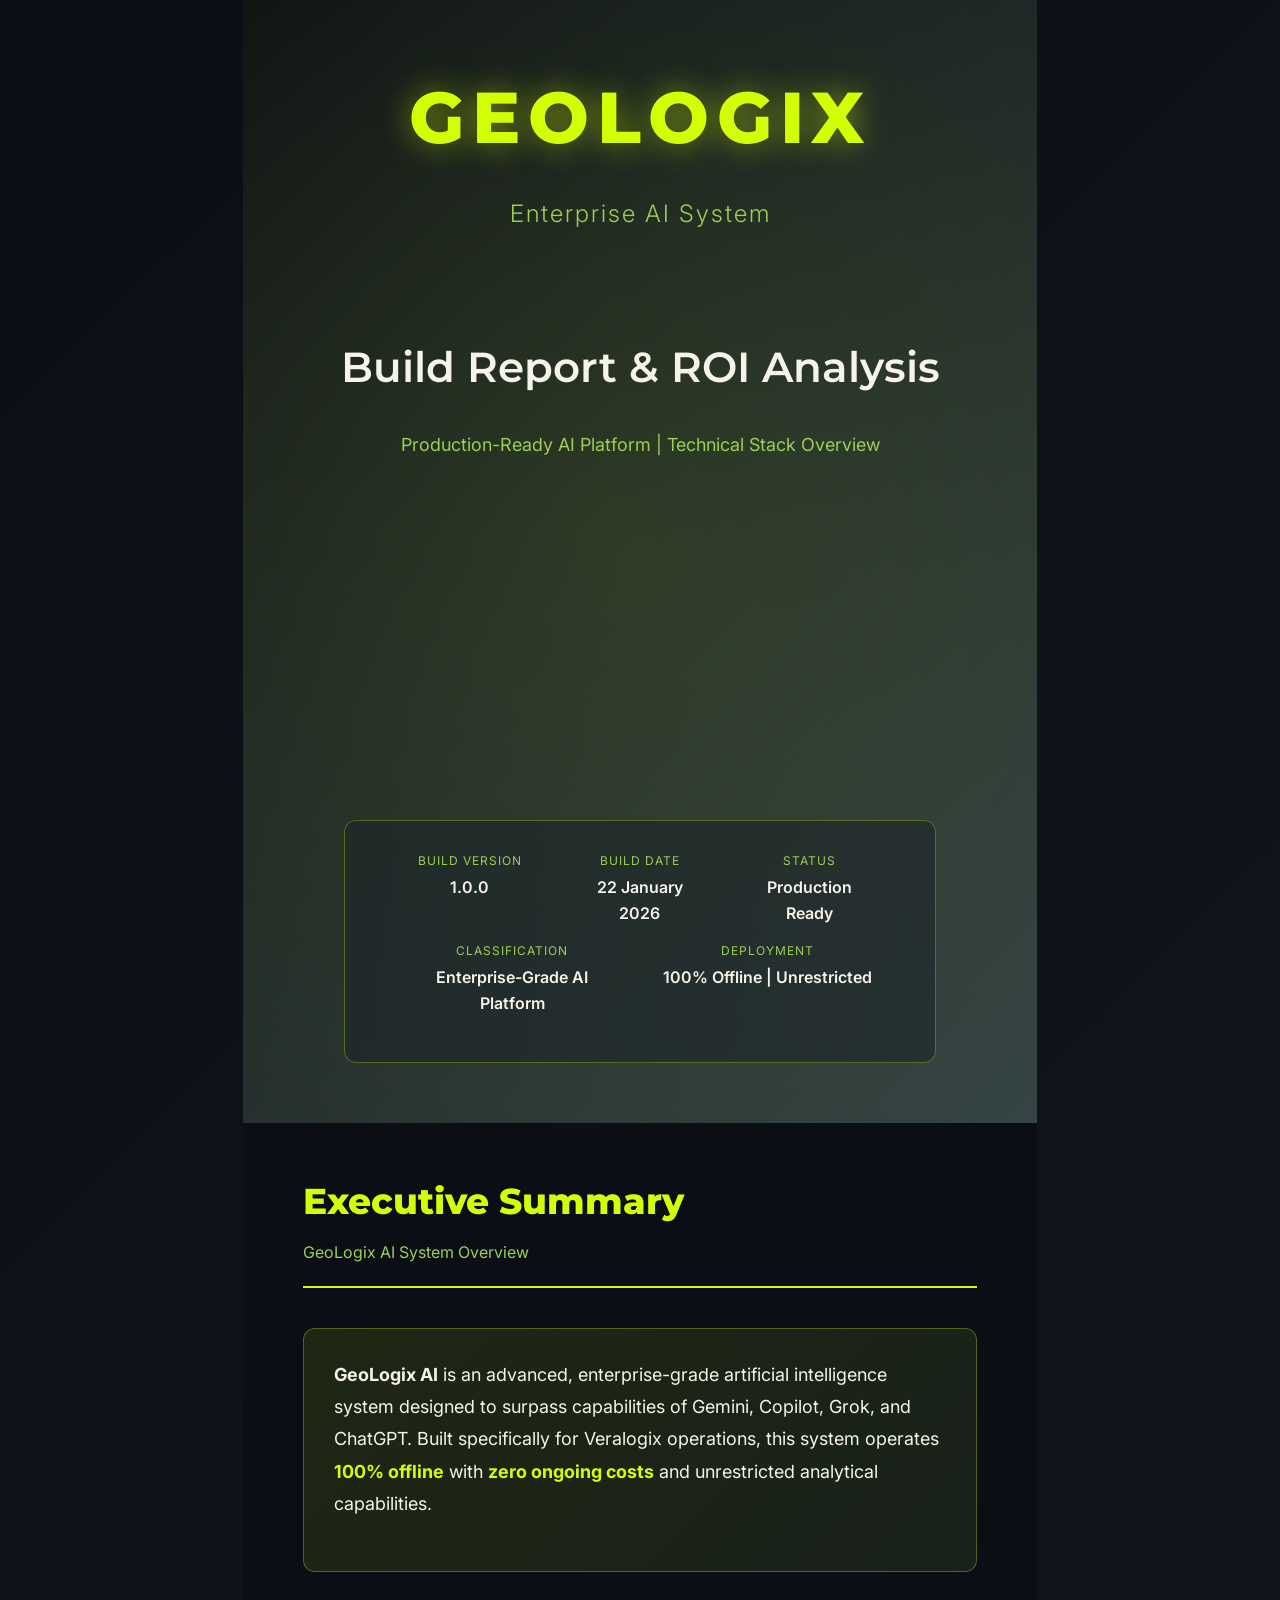
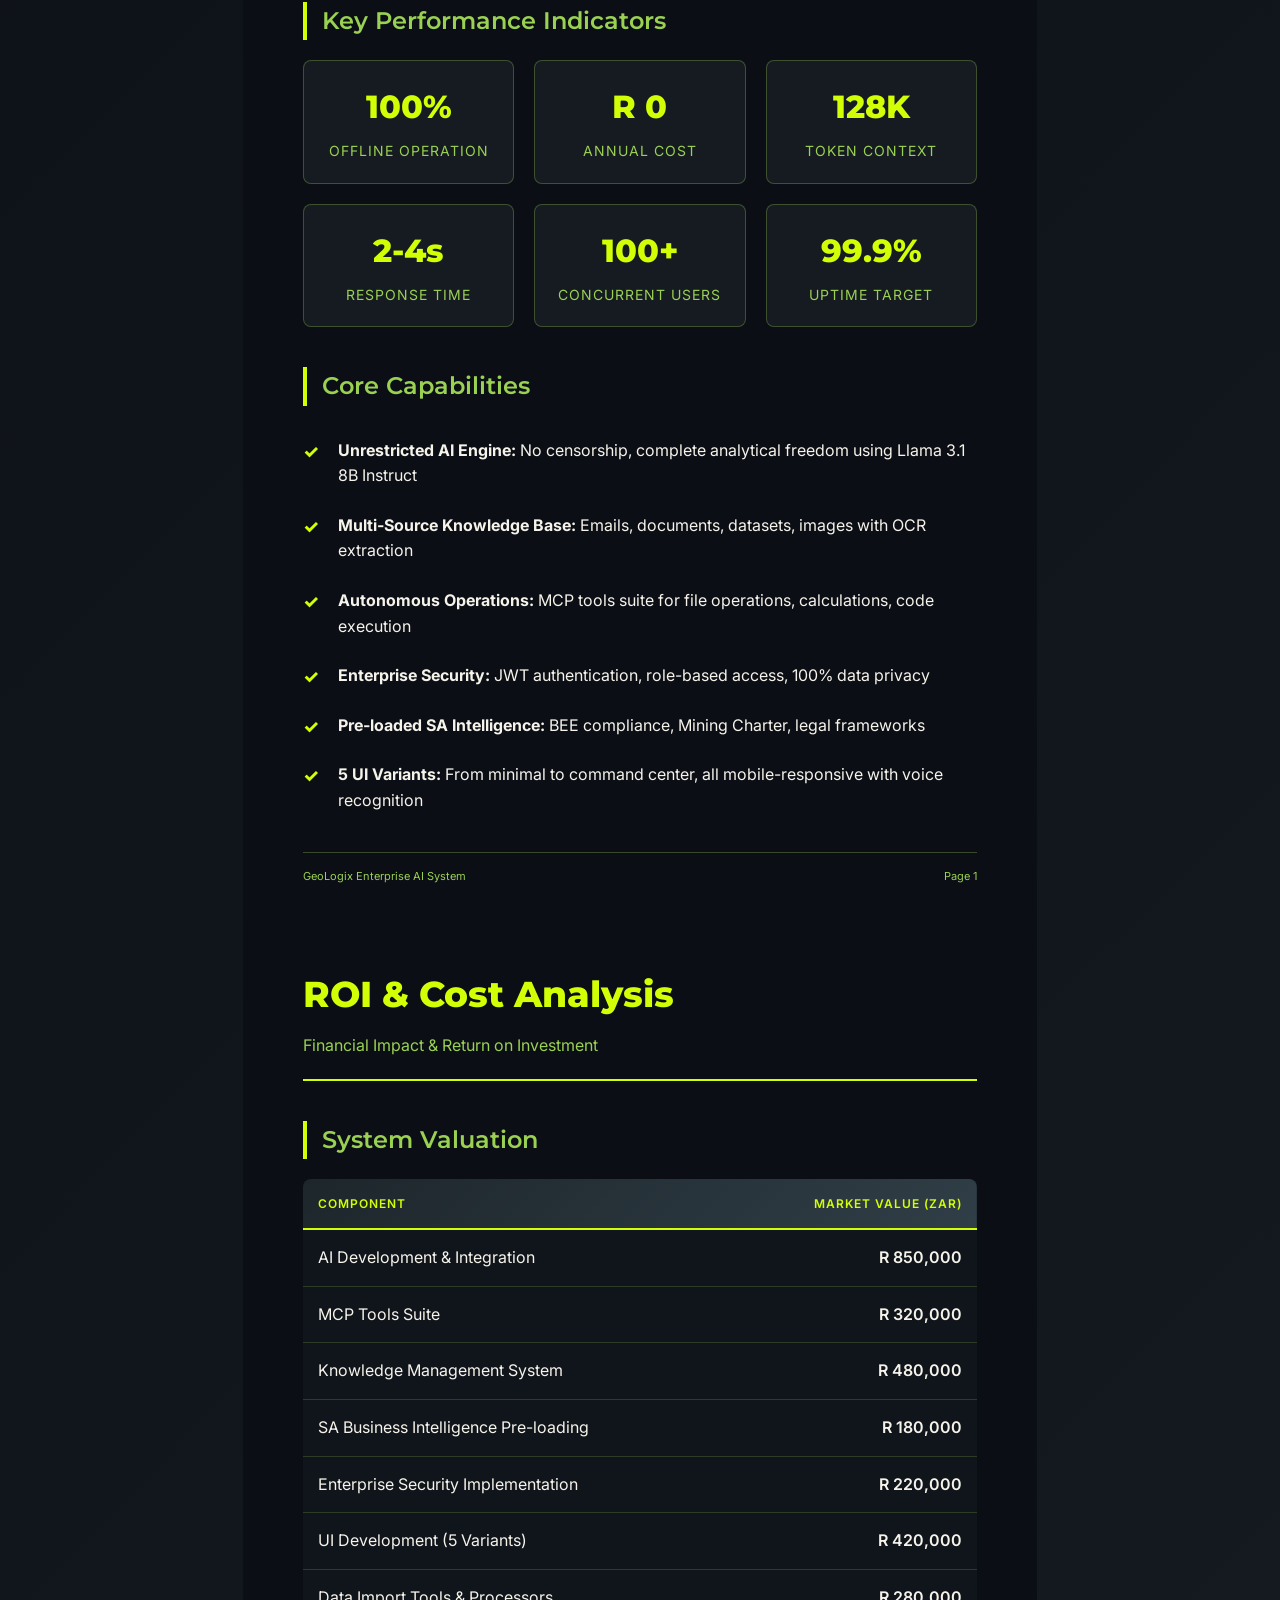
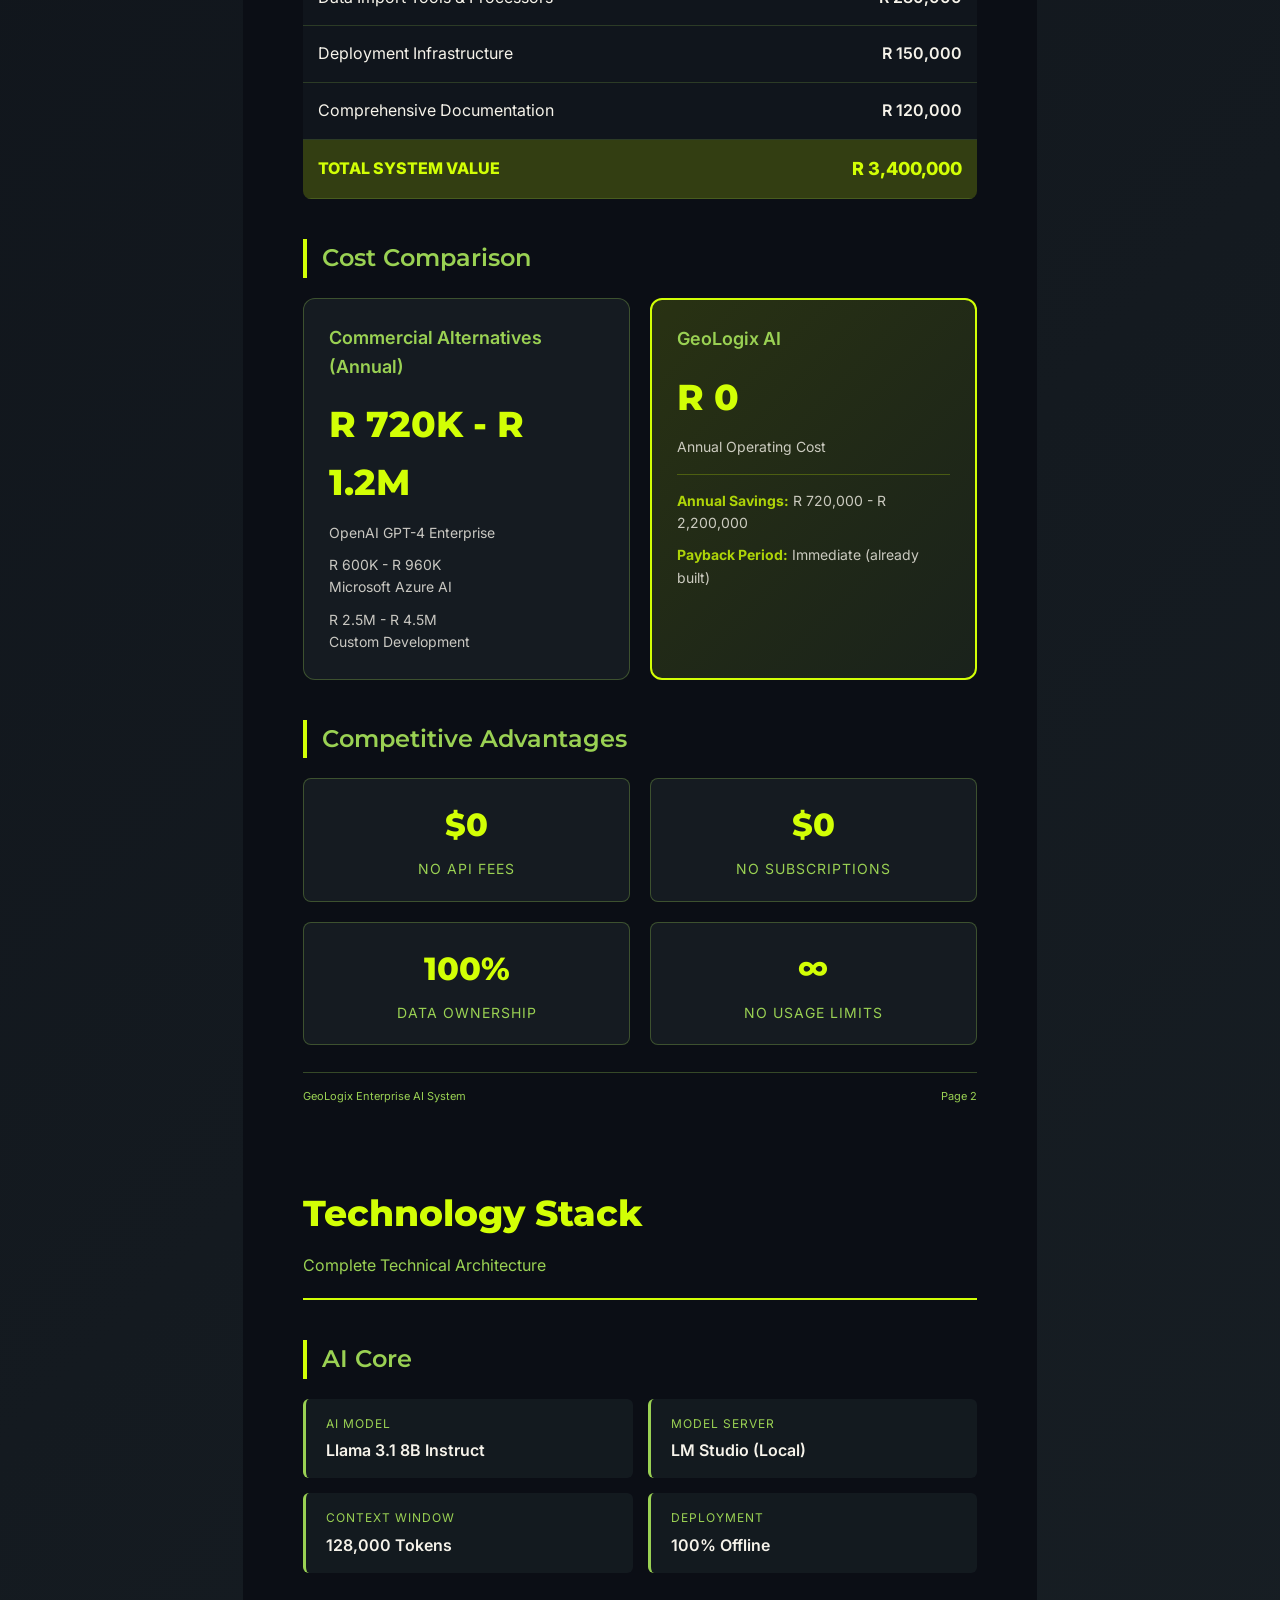
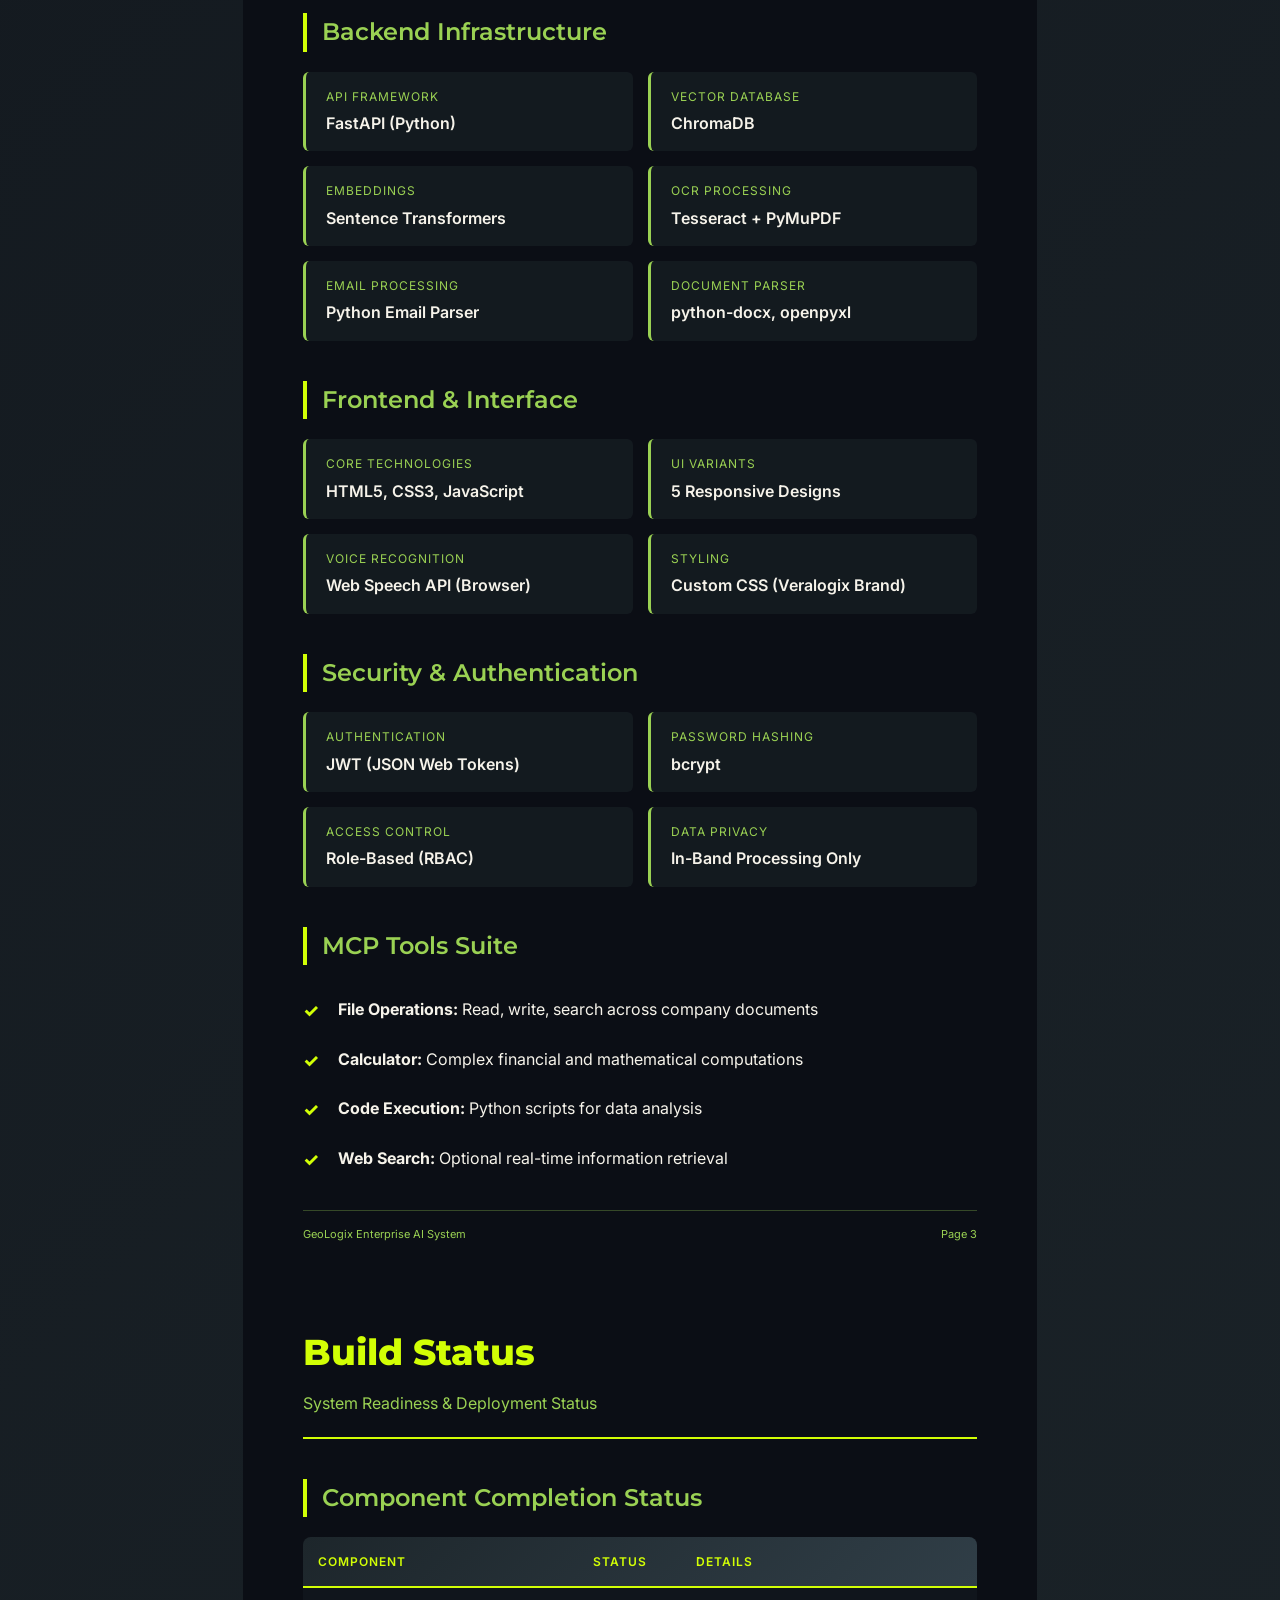
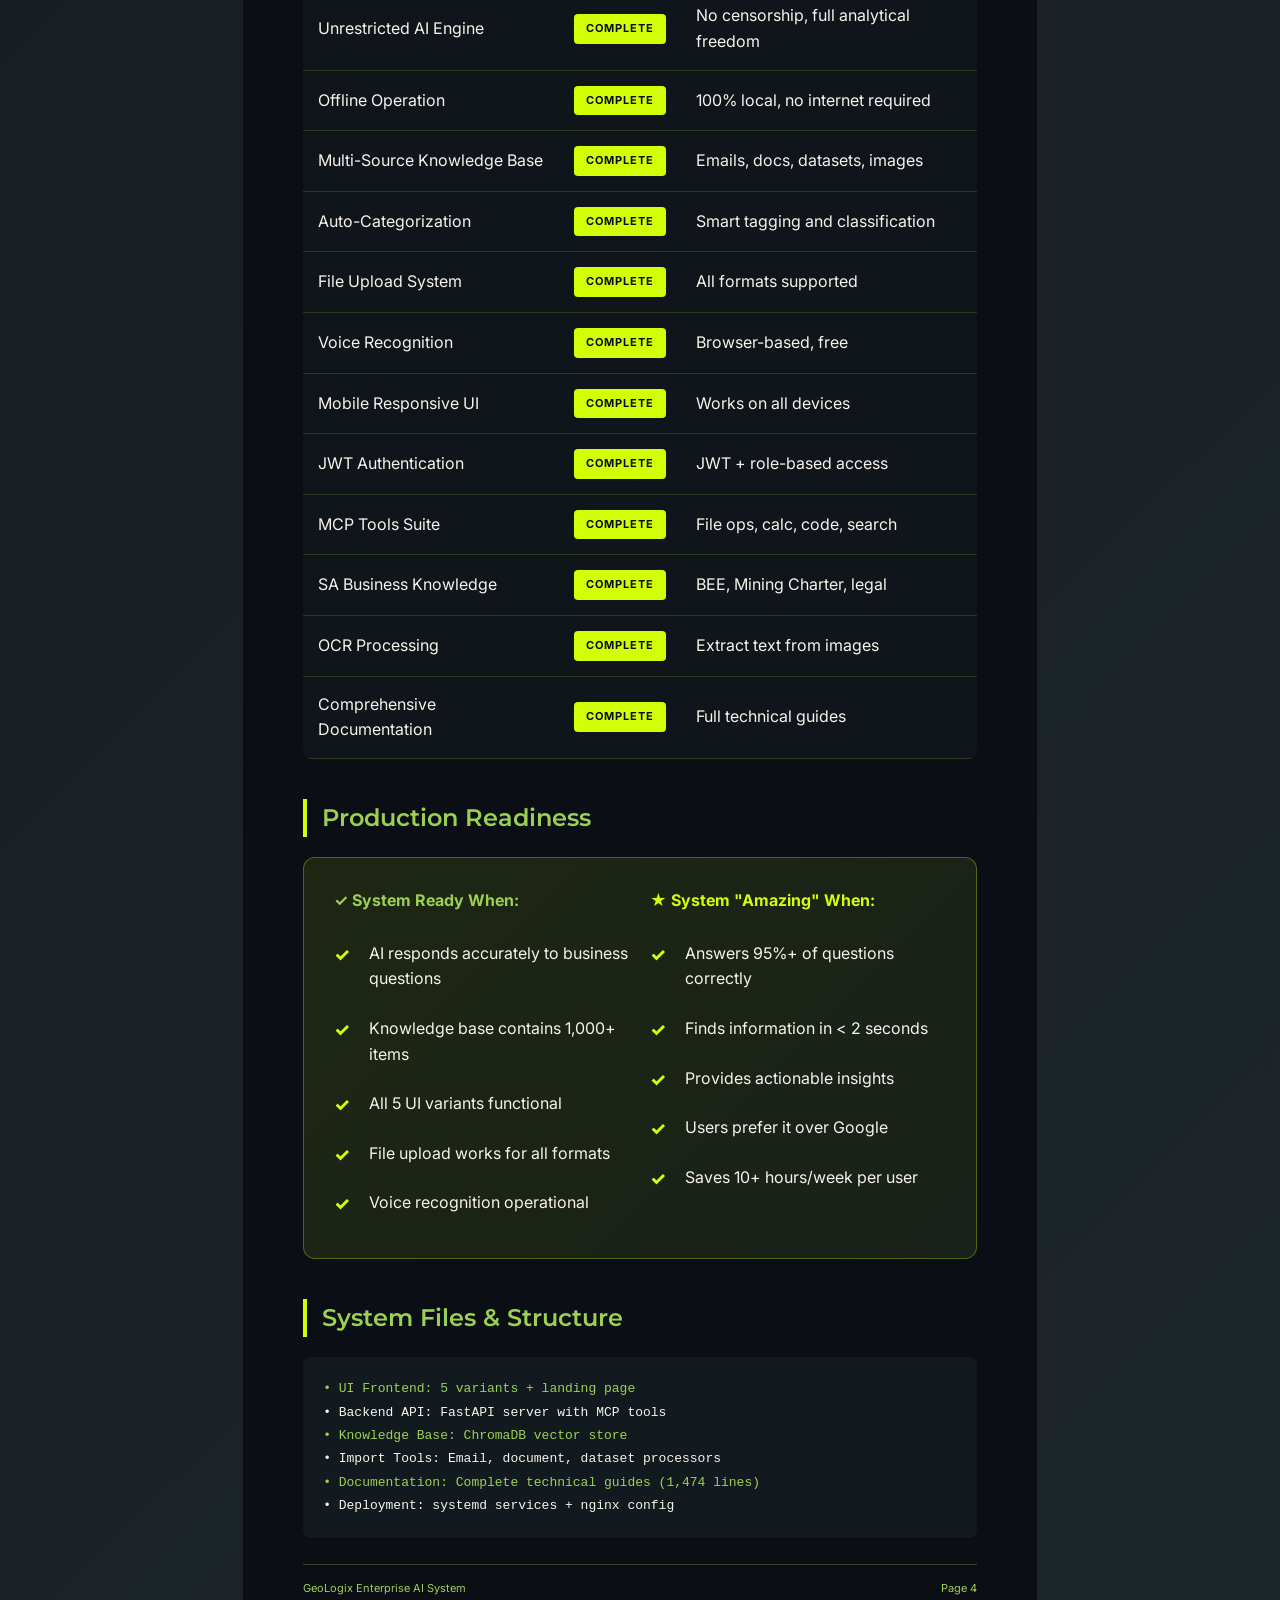
<file: GeoLogix_Report.html>
<!DOCTYPE html>
<html lang="en">

<head>
    <meta charset="UTF-8">
    <meta name="viewport" content="width=device-width, initial-scale=1.0">
    <title>GeoLogix - Enterprise AI System Report</title>
    <link
        href="https://fonts.googleapis.com/css2?family=Montserrat:wght@400;600;800&family=Inter:wght@400;500;600;700&display=swap"
        rel="stylesheet">
    <style>
        * {
            margin: 0;
            padding: 0;
            box-sizing: border-box;
        }

        body {
            font-family: 'Inter', sans-serif;
            background: linear-gradient(135deg, #0B0E15 0%, #1D262B 100%);
            color: #F6F3EA;
            line-height: 1.6;
        }

        .page {
            width: 210mm;
            min-height: 297mm;
            margin: 0 auto;
            background: #0B0E15;
            page-break-after: always;
            position: relative;
        }

        /* Cover Page */
        .cover-page {
            display: flex;
            flex-direction: column;
            justify-content: center;
            align-items: center;
            text-align: center;
            padding: 60px;
            background: linear-gradient(135deg, #0B0E15 0%, #1D262B 50%, #303E47 100%);
            position: relative;
            overflow: hidden;
        }

        .cover-page::before {
            content: '';
            position: absolute;
            top: -50%;
            left: -50%;
            width: 200%;
            height: 200%;
            background: radial-gradient(circle, rgba(210, 255, 5, 0.1) 0%, transparent 70%);
            animation: pulse 8s ease-in-out infinite;
        }

        @keyframes pulse {

            0%,
            100% {
                transform: scale(1);
                opacity: 0.3;
            }

            50% {
                transform: scale(1.1);
                opacity: 0.6;
            }
        }

        .logo-area {
            position: relative;
            z-index: 2;
            margin-bottom: 40px;
        }

        .company-name {
            font-family: 'Montserrat', sans-serif;
            font-weight: 800;
            font-size: 72px;
            color: #D2FF05;
            text-transform: uppercase;
            letter-spacing: 8px;
            margin-bottom: 20px;
            text-shadow: 0 0 30px rgba(210, 255, 5, 0.5);
        }

        .tagline {
            font-size: 24px;
            color: #9AD153;
            font-weight: 300;
            letter-spacing: 2px;
            margin-bottom: 60px;
        }

        .report-title {
            font-family: 'Montserrat', sans-serif;
            font-weight: 600;
            font-size: 42px;
            color: #F6F3EA;
            margin-bottom: 30px;
            position: relative;
            z-index: 2;
        }

        .report-subtitle {
            font-size: 18px;
            color: #9AD153;
            margin-bottom: 80px;
            position: relative;
            z-index: 2;
        }

        .meta-info {
            position: relative;
            z-index: 2;
            background: rgba(29, 38, 43, 0.6);
            backdrop-filter: blur(10px);
            border: 1px solid rgba(210, 255, 5, 0.3);
            border-radius: 12px;
            padding: 30px 60px;
            margin-top: auto;
        }

        .meta-row {
            display: flex;
            justify-content: space-between;
            gap: 40px;
            margin-bottom: 15px;
        }

        .meta-item {
            flex: 1;
        }

        .meta-label {
            font-size: 12px;
            color: #9AD153;
            text-transform: uppercase;
            letter-spacing: 1px;
            margin-bottom: 5px;
        }

        .meta-value {
            font-size: 16px;
            font-weight: 600;
            color: #F6F3EA;
        }

        /* Content Pages */
        .content-page {
            padding: 50px 60px;
            background: #0B0E15;
        }

        .page-header {
            margin-bottom: 40px;
            padding-bottom: 20px;
            border-bottom: 2px solid #D2FF05;
        }

        .page-title {
            font-family: 'Montserrat', sans-serif;
            font-weight: 800;
            font-size: 36px;
            color: #D2FF05;
            margin-bottom: 10px;
        }

        .page-subtitle {
            font-size: 16px;
            color: #9AD153;
        }

        /* Section Styles */
        .section {
            margin-bottom: 40px;
        }

        .section-title {
            font-family: 'Montserrat', sans-serif;
            font-weight: 600;
            font-size: 24px;
            color: #9AD153;
            margin-bottom: 20px;
            padding-left: 15px;
            border-left: 4px solid #D2FF05;
        }

        .highlight-box {
            background: linear-gradient(135deg, rgba(210, 255, 5, 0.1) 0%, rgba(154, 209, 83, 0.1) 100%);
            border: 1px solid rgba(210, 255, 5, 0.3);
            border-radius: 12px;
            padding: 30px;
            margin-bottom: 30px;
        }

        .stat-grid {
            display: grid;
            grid-template-columns: repeat(3, 1fr);
            gap: 20px;
            margin-bottom: 30px;
        }

        .stat-card {
            background: rgba(29, 38, 43, 0.6);
            border: 1px solid rgba(154, 209, 83, 0.3);
            border-radius: 8px;
            padding: 20px;
            text-align: center;
            transition: transform 0.3s ease, border-color 0.3s ease;
        }

        .stat-card:hover {
            transform: translateY(-5px);
            border-color: #D2FF05;
        }

        .stat-value {
            font-family: 'Montserrat', sans-serif;
            font-weight: 800;
            font-size: 32px;
            color: #D2FF05;
            margin-bottom: 8px;
        }

        .stat-label {
            font-size: 14px;
            color: #9AD153;
            text-transform: uppercase;
            letter-spacing: 1px;
        }

        /* Table Styles */
        .data-table {
            width: 100%;
            border-collapse: separate;
            border-spacing: 0;
            margin-bottom: 30px;
            overflow: hidden;
            border-radius: 8px;
        }

        .data-table thead {
            background: linear-gradient(135deg, #1D262B 0%, #303E47 100%);
        }

        .data-table th {
            padding: 15px;
            text-align: left;
            font-weight: 600;
            color: #D2FF05;
            text-transform: uppercase;
            font-size: 12px;
            letter-spacing: 1px;
            border-bottom: 2px solid #D2FF05;
        }

        .data-table td {
            padding: 15px;
            border-bottom: 1px solid rgba(154, 209, 83, 0.2);
            color: #F6F3EA;
        }

        .data-table tbody tr {
            background: rgba(29, 38, 43, 0.3);
            transition: background 0.3s ease;
        }

        .data-table tbody tr:hover {
            background: rgba(48, 62, 71, 0.5);
        }

        /* List Styles */
        .feature-list {
            list-style: none;
            margin-bottom: 30px;
        }

        .feature-list li {
            padding: 12px 0 12px 35px;
            position: relative;
            color: #F6F3EA;
        }

        .feature-list li::before {
            content: '✓';
            position: absolute;
            left: 0;
            color: #D2FF05;
            font-weight: 800;
            font-size: 18px;
        }

        /* ROI Section */
        .roi-comparison {
            display: grid;
            grid-template-columns: 1fr 1fr;
            gap: 20px;
            margin-bottom: 30px;
        }

        .roi-card {
            background: rgba(29, 38, 43, 0.6);
            border: 1px solid rgba(154, 209, 83, 0.3);
            border-radius: 12px;
            padding: 25px;
        }

        .roi-card.highlight {
            border: 2px solid #D2FF05;
            background: linear-gradient(135deg, rgba(210, 255, 5, 0.15) 0%, rgba(154, 209, 83, 0.1) 100%);
        }

        .roi-title {
            font-weight: 600;
            font-size: 18px;
            color: #9AD153;
            margin-bottom: 15px;
        }

        .roi-amount {
            font-family: 'Montserrat', sans-serif;
            font-weight: 800;
            font-size: 36px;
            color: #D2FF05;
            margin-bottom: 10px;
        }

        .roi-detail {
            font-size: 14px;
            color: #F6F3EA;
            opacity: 0.8;
        }

        /* Tech Stack Grid */
        .tech-grid {
            display: grid;
            grid-template-columns: repeat(2, 1fr);
            gap: 15px;
            margin-bottom: 30px;
        }

        .tech-item {
            background: rgba(29, 38, 43, 0.5);
            border-left: 3px solid #9AD153;
            padding: 15px 20px;
            border-radius: 6px;
        }

        .tech-category {
            font-size: 12px;
            color: #9AD153;
            text-transform: uppercase;
            letter-spacing: 1px;
            margin-bottom: 5px;
        }

        .tech-name {
            font-weight: 600;
            font-size: 16px;
            color: #F6F3EA;
        }

        /* Footer */
        .page-footer {
            position: absolute;
            bottom: 30px;
            left: 60px;
            right: 60px;
            padding-top: 15px;
            border-top: 1px solid rgba(154, 209, 83, 0.3);
            display: flex;
            justify-content: space-between;
            font-size: 11px;
            color: #9AD153;
        }

        /* Print Styles */
        @media print {
            body {
                background: white;
            }

            .page {
                margin: 0;
                box-shadow: none;
            }
        }

        /* Status Badge */
        .status-badge {
            display: inline-block;
            padding: 6px 12px;
            background: #D2FF05;
            color: #0B0E15;
            font-weight: 700;
            font-size: 11px;
            text-transform: uppercase;
            letter-spacing: 1px;
            border-radius: 4px;
        }

        .value-highlight {
            color: #D2FF05;
            font-weight: 700;
        }
    </style>
</head>

<body>
    <!-- COVER PAGE -->
    <div class="page cover-page">
        <div class="logo-area">
            <div class="company-name">GEOLOGIX</div>
            <div class="tagline">Enterprise AI System</div>
        </div>

        <div class="report-title">Build Report & ROI Analysis</div>
        <div class="report-subtitle">Production-Ready AI Platform | Technical Stack Overview</div>

        <div class="meta-info">
            <div class="meta-row">
                <div class="meta-item">
                    <div class="meta-label">Build Version</div>
                    <div class="meta-value">1.0.0</div>
                </div>
                <div class="meta-item">
                    <div class="meta-label">Build Date</div>
                    <div class="meta-value">22 January 2026</div>
                </div>
                <div class="meta-item">
                    <div class="meta-label">Status</div>
                    <div class="meta-value">Production Ready</div>
                </div>
            </div>
            <div class="meta-row">
                <div class="meta-item">
                    <div class="meta-label">Classification</div>
                    <div class="meta-value">Enterprise-Grade AI Platform</div>
                </div>
                <div class="meta-item">
                    <div class="meta-label">Deployment</div>
                    <div class="meta-value">100% Offline | Unrestricted</div>
                </div>
            </div>
        </div>
    </div>

    <!-- EXECUTIVE SUMMARY PAGE -->
    <div class="page content-page">
        <div class="page-header">
            <div class="page-title">Executive Summary</div>
            <div class="page-subtitle">GeoLogix AI System Overview</div>
        </div>

        <div class="highlight-box">
            <p style="font-size: 18px; line-height: 1.8; margin-bottom: 20px;">
                <strong>GeoLogix AI</strong> is an advanced, enterprise-grade artificial intelligence system designed to
                surpass capabilities of Gemini, Copilot, Grok, and ChatGPT. Built specifically for Veralogix operations,
                this system operates <span class="value-highlight">100% offline</span> with <span
                    class="value-highlight">zero ongoing costs</span> and unrestricted analytical capabilities.
            </p>
        </div>

        <div class="section">
            <div class="section-title">Key Performance Indicators</div>
            <div class="stat-grid">
                <div class="stat-card">
                    <div class="stat-value">100%</div>
                    <div class="stat-label">Offline Operation</div>
                </div>
                <div class="stat-card">
                    <div class="stat-value">R 0</div>
                    <div class="stat-label">Annual Cost</div>
                </div>
                <div class="stat-card">
                    <div class="stat-value">128K</div>
                    <div class="stat-label">Token Context</div>
                </div>
                <div class="stat-card">
                    <div class="stat-value">2-4s</div>
                    <div class="stat-label">Response Time</div>
                </div>
                <div class="stat-card">
                    <div class="stat-value">100+</div>
                    <div class="stat-label">Concurrent Users</div>
                </div>
                <div class="stat-card">
                    <div class="stat-value">99.9%</div>
                    <div class="stat-label">Uptime Target</div>
                </div>
            </div>
        </div>

        <div class="section">
            <div class="section-title">Core Capabilities</div>
            <ul class="feature-list">
                <li><strong>Unrestricted AI Engine:</strong> No censorship, complete analytical freedom using Llama 3.1
                    8B Instruct</li>
                <li><strong>Multi-Source Knowledge Base:</strong> Emails, documents, datasets, images with OCR
                    extraction</li>
                <li><strong>Autonomous Operations:</strong> MCP tools suite for file operations, calculations, code
                    execution</li>
                <li><strong>Enterprise Security:</strong> JWT authentication, role-based access, 100% data privacy</li>
                <li><strong>Pre-loaded SA Intelligence:</strong> BEE compliance, Mining Charter, legal frameworks</li>
                <li><strong>5 UI Variants:</strong> From minimal to command center, all mobile-responsive with voice
                    recognition</li>
            </ul>
        </div>

        <div class="page-footer">
            <span>GeoLogix Enterprise AI System</span>
            <span>Page 1</span>
        </div>
    </div>

    <!-- ROI ANALYSIS PAGE -->
    <div class="page content-page">
        <div class="page-header">
            <div class="page-title">ROI & Cost Analysis</div>
            <div class="page-subtitle">Financial Impact & Return on Investment</div>
        </div>

        <div class="section">
            <div class="section-title">System Valuation</div>

            <table class="data-table">
                <thead>
                    <tr>
                        <th>Component</th>
                        <th style="text-align: right;">Market Value (ZAR)</th>
                    </tr>
                </thead>
                <tbody>
                    <tr>
                        <td>AI Development & Integration</td>
                        <td style="text-align: right; font-weight: 600;">R 850,000</td>
                    </tr>
                    <tr>
                        <td>MCP Tools Suite</td>
                        <td style="text-align: right; font-weight: 600;">R 320,000</td>
                    </tr>
                    <tr>
                        <td>Knowledge Management System</td>
                        <td style="text-align: right; font-weight: 600;">R 480,000</td>
                    </tr>
                    <tr>
                        <td>SA Business Intelligence Pre-loading</td>
                        <td style="text-align: right; font-weight: 600;">R 180,000</td>
                    </tr>
                    <tr>
                        <td>Enterprise Security Implementation</td>
                        <td style="text-align: right; font-weight: 600;">R 220,000</td>
                    </tr>
                    <tr>
                        <td>UI Development (5 Variants)</td>
                        <td style="text-align: right; font-weight: 600;">R 420,000</td>
                    </tr>
                    <tr>
                        <td>Data Import Tools & Processors</td>
                        <td style="text-align: right; font-weight: 600;">R 280,000</td>
                    </tr>
                    <tr>
                        <td>Deployment Infrastructure</td>
                        <td style="text-align: right; font-weight: 600;">R 150,000</td>
                    </tr>
                    <tr>
                        <td>Comprehensive Documentation</td>
                        <td style="text-align: right; font-weight: 600;">R 120,000</td>
                    </tr>
                    <tr style="background: rgba(210, 255, 5, 0.2); border-top: 2px solid #D2FF05;">
                        <td style="font-weight: 800; color: #D2FF05;">TOTAL SYSTEM VALUE</td>
                        <td style="text-align: right; font-weight: 800; color: #D2FF05; font-size: 18px;">R 3,400,000
                        </td>
                    </tr>
                </tbody>
            </table>
        </div>

        <div class="section">
            <div class="section-title">Cost Comparison</div>

            <div class="roi-comparison">
                <div class="roi-card">
                    <div class="roi-title">Commercial Alternatives (Annual)</div>
                    <div class="roi-amount">R 720K - R 1.2M</div>
                    <div class="roi-detail">OpenAI GPT-4 Enterprise</div>
                    <div class="roi-detail" style="margin-top: 10px;">R 600K - R 960K</div>
                    <div class="roi-detail">Microsoft Azure AI</div>
                    <div class="roi-detail" style="margin-top: 10px;">R 2.5M - R 4.5M</div>
                    <div class="roi-detail">Custom Development</div>
                </div>

                <div class="roi-card highlight">
                    <div class="roi-title">GeoLogix AI</div>
                    <div class="roi-amount">R 0</div>
                    <div class="roi-detail">Annual Operating Cost</div>
                    <div class="roi-detail"
                        style="margin-top: 15px; padding-top: 15px; border-top: 1px solid rgba(210, 255, 5, 0.3);">
                        <strong style="color: #D2FF05;">Annual Savings:</strong> R 720,000 - R 2,200,000
                    </div>
                    <div class="roi-detail" style="margin-top: 10px;">
                        <strong style="color: #D2FF05;">Payback Period:</strong> Immediate (already built)
                    </div>
                </div>
            </div>
        </div>

        <div class="section">
            <div class="section-title">Competitive Advantages</div>

            <div class="stat-grid" style="grid-template-columns: repeat(2, 1fr);">
                <div class="stat-card">
                    <div class="stat-value">$0</div>
                    <div class="stat-label">No API Fees</div>
                </div>
                <div class="stat-card">
                    <div class="stat-value">$0</div>
                    <div class="stat-label">No Subscriptions</div>
                </div>
                <div class="stat-card">
                    <div class="stat-value">100%</div>
                    <div class="stat-label">Data Ownership</div>
                </div>
                <div class="stat-card">
                    <div class="stat-value">∞</div>
                    <div class="stat-label">No Usage Limits</div>
                </div>
            </div>
        </div>

        <div class="page-footer">
            <span>GeoLogix Enterprise AI System</span>
            <span>Page 2</span>
        </div>
    </div>

    <!-- TECHNOLOGY STACK PAGE -->
    <div class="page content-page">
        <div class="page-header">
            <div class="page-title">Technology Stack</div>
            <div class="page-subtitle">Complete Technical Architecture</div>
        </div>

        <div class="section">
            <div class="section-title">AI Core</div>
            <div class="tech-grid">
                <div class="tech-item">
                    <div class="tech-category">AI Model</div>
                    <div class="tech-name">Llama 3.1 8B Instruct</div>
                </div>
                <div class="tech-item">
                    <div class="tech-category">Model Server</div>
                    <div class="tech-name">LM Studio (Local)</div>
                </div>
                <div class="tech-item">
                    <div class="tech-category">Context Window</div>
                    <div class="tech-name">128,000 Tokens</div>
                </div>
                <div class="tech-item">
                    <div class="tech-category">Deployment</div>
                    <div class="tech-name">100% Offline</div>
                </div>
            </div>
        </div>

        <div class="section">
            <div class="section-title">Backend Infrastructure</div>
            <div class="tech-grid">
                <div class="tech-item">
                    <div class="tech-category">API Framework</div>
                    <div class="tech-name">FastAPI (Python)</div>
                </div>
                <div class="tech-item">
                    <div class="tech-category">Vector Database</div>
                    <div class="tech-name">ChromaDB</div>
                </div>
                <div class="tech-item">
                    <div class="tech-category">Embeddings</div>
                    <div class="tech-name">Sentence Transformers</div>
                </div>
                <div class="tech-item">
                    <div class="tech-category">OCR Processing</div>
                    <div class="tech-name">Tesseract + PyMuPDF</div>
                </div>
                <div class="tech-item">
                    <div class="tech-category">Email Processing</div>
                    <div class="tech-name">Python Email Parser</div>
                </div>
                <div class="tech-item">
                    <div class="tech-category">Document Parser</div>
                    <div class="tech-name">python-docx, openpyxl</div>
                </div>
            </div>
        </div>

        <div class="section">
            <div class="section-title">Frontend & Interface</div>
            <div class="tech-grid">
                <div class="tech-item">
                    <div class="tech-category">Core Technologies</div>
                    <div class="tech-name">HTML5, CSS3, JavaScript</div>
                </div>
                <div class="tech-item">
                    <div class="tech-category">UI Variants</div>
                    <div class="tech-name">5 Responsive Designs</div>
                </div>
                <div class="tech-item">
                    <div class="tech-category">Voice Recognition</div>
                    <div class="tech-name">Web Speech API (Browser)</div>
                </div>
                <div class="tech-item">
                    <div class="tech-category">Styling</div>
                    <div class="tech-name">Custom CSS (Veralogix Brand)</div>
                </div>
            </div>
        </div>

        <div class="section">
            <div class="section-title">Security & Authentication</div>
            <div class="tech-grid">
                <div class="tech-item">
                    <div class="tech-category">Authentication</div>
                    <div class="tech-name">JWT (JSON Web Tokens)</div>
                </div>
                <div class="tech-item">
                    <div class="tech-category">Password Hashing</div>
                    <div class="tech-name">bcrypt</div>
                </div>
                <div class="tech-item">
                    <div class="tech-category">Access Control</div>
                    <div class="tech-name">Role-Based (RBAC)</div>
                </div>
                <div class="tech-item">
                    <div class="tech-category">Data Privacy</div>
                    <div class="tech-name">In-Band Processing Only</div>
                </div>
            </div>
        </div>

        <div class="section">
            <div class="section-title">MCP Tools Suite</div>
            <ul class="feature-list">
                <li><strong>File Operations:</strong> Read, write, search across company documents</li>
                <li><strong>Calculator:</strong> Complex financial and mathematical computations</li>
                <li><strong>Code Execution:</strong> Python scripts for data analysis</li>
                <li><strong>Web Search:</strong> Optional real-time information retrieval</li>
            </ul>
        </div>

        <div class="page-footer">
            <span>GeoLogix Enterprise AI System</span>
            <span>Page 3</span>
        </div>
    </div>

    <!-- BUILD STATUS PAGE -->
    <div class="page content-page">
        <div class="page-header">
            <div class="page-title">Build Status</div>
            <div class="page-subtitle">System Readiness & Deployment Status</div>
        </div>

        <div class="section">
            <div class="section-title">Component Completion Status</div>

            <table class="data-table">
                <thead>
                    <tr>
                        <th>Component</th>
                        <th style="text-align: center;">Status</th>
                        <th>Details</th>
                    </tr>
                </thead>
                <tbody>
                    <tr>
                        <td>Unrestricted AI Engine</td>
                        <td style="text-align: center;"><span class="status-badge">Complete</span></td>
                        <td>No censorship, full analytical freedom</td>
                    </tr>
                    <tr>
                        <td>Offline Operation</td>
                        <td style="text-align: center;"><span class="status-badge">Complete</span></td>
                        <td>100% local, no internet required</td>
                    </tr>
                    <tr>
                        <td>Multi-Source Knowledge Base</td>
                        <td style="text-align: center;"><span class="status-badge">Complete</span></td>
                        <td>Emails, docs, datasets, images</td>
                    </tr>
                    <tr>
                        <td>Auto-Categorization</td>
                        <td style="text-align: center;"><span class="status-badge">Complete</span></td>
                        <td>Smart tagging and classification</td>
                    </tr>
                    <tr>
                        <td>File Upload System</td>
                        <td style="text-align: center;"><span class="status-badge">Complete</span></td>
                        <td>All formats supported</td>
                    </tr>
                    <tr>
                        <td>Voice Recognition</td>
                        <td style="text-align: center;"><span class="status-badge">Complete</span></td>
                        <td>Browser-based, free</td>
                    </tr>
                    <tr>
                        <td>Mobile Responsive UI</td>
                        <td style="text-align: center;"><span class="status-badge">Complete</span></td>
                        <td>Works on all devices</td>
                    </tr>
                    <tr>
                        <td>JWT Authentication</td>
                        <td style="text-align: center;"><span class="status-badge">Complete</span></td>
                        <td>JWT + role-based access</td>
                    </tr>
                    <tr>
                        <td>MCP Tools Suite</td>
                        <td style="text-align: center;"><span class="status-badge">Complete</span></td>
                        <td>File ops, calc, code, search</td>
                    </tr>
                    <tr>
                        <td>SA Business Knowledge</td>
                        <td style="text-align: center;"><span class="status-badge">Complete</span></td>
                        <td>BEE, Mining Charter, legal</td>
                    </tr>
                    <tr>
                        <td>OCR Processing</td>
                        <td style="text-align: center;"><span class="status-badge">Complete</span></td>
                        <td>Extract text from images</td>
                    </tr>
                    <tr>
                        <td>Comprehensive Documentation</td>
                        <td style="text-align: center;"><span class="status-badge">Complete</span></td>
                        <td>Full technical guides</td>
                    </tr>
                </tbody>
            </table>
        </div>

        <div class="section">
            <div class="section-title">Production Readiness</div>

            <div class="highlight-box">
                <div style="display: grid; grid-template-columns: 1fr 1fr; gap: 20px;">
                    <div>
                        <h4 style="color: #9AD153; margin-bottom: 15px;">✓ System Ready When:</h4>
                        <ul class="feature-list" style="margin: 0;">
                            <li>AI responds accurately to business questions</li>
                            <li>Knowledge base contains 1,000+ items</li>
                            <li>All 5 UI variants functional</li>
                            <li>File upload works for all formats</li>
                            <li>Voice recognition operational</li>
                        </ul>
                    </div>
                    <div>
                        <h4 style="color: #D2FF05; margin-bottom: 15px;">★ System "Amazing" When:</h4>
                        <ul class="feature-list" style="margin: 0;">
                            <li>Answers 95%+ of questions correctly</li>
                            <li>Finds information in &lt; 2 seconds</li>
                            <li>Provides actionable insights</li>
                            <li>Users prefer it over Google</li>
                            <li>Saves 10+ hours/week per user</li>
                        </ul>
                    </div>
                </div>
            </div>
        </div>

        <div class="section">
            <div class="section-title">System Files & Structure</div>
            <div
                style="background: rgba(29, 38, 43, 0.5); padding: 20px; border-radius: 8px; font-family: monospace; font-size: 13px; line-height: 1.8;">
                <div style="color: #9AD153;">• UI Frontend: 5 variants + landing page</div>
                <div style="color: #F6F3EA;">• Backend API: FastAPI server with MCP tools</div>
                <div style="color: #9AD153;">• Knowledge Base: ChromaDB vector store</div>
                <div style="color: #F6F3EA;">• Import Tools: Email, document, dataset processors</div>
                <div style="color: #9AD153;">• Documentation: Complete technical guides (1,474 lines)</div>
                <div style="color: #F6F3EA;">• Deployment: systemd services + nginx config</div>
            </div>
        </div>

        <div class="page-footer">
            <span>GeoLogix Enterprise AI System</span>
            <span>Page 4</span>
        </div>
    </div>

</body>

</html>
</file>
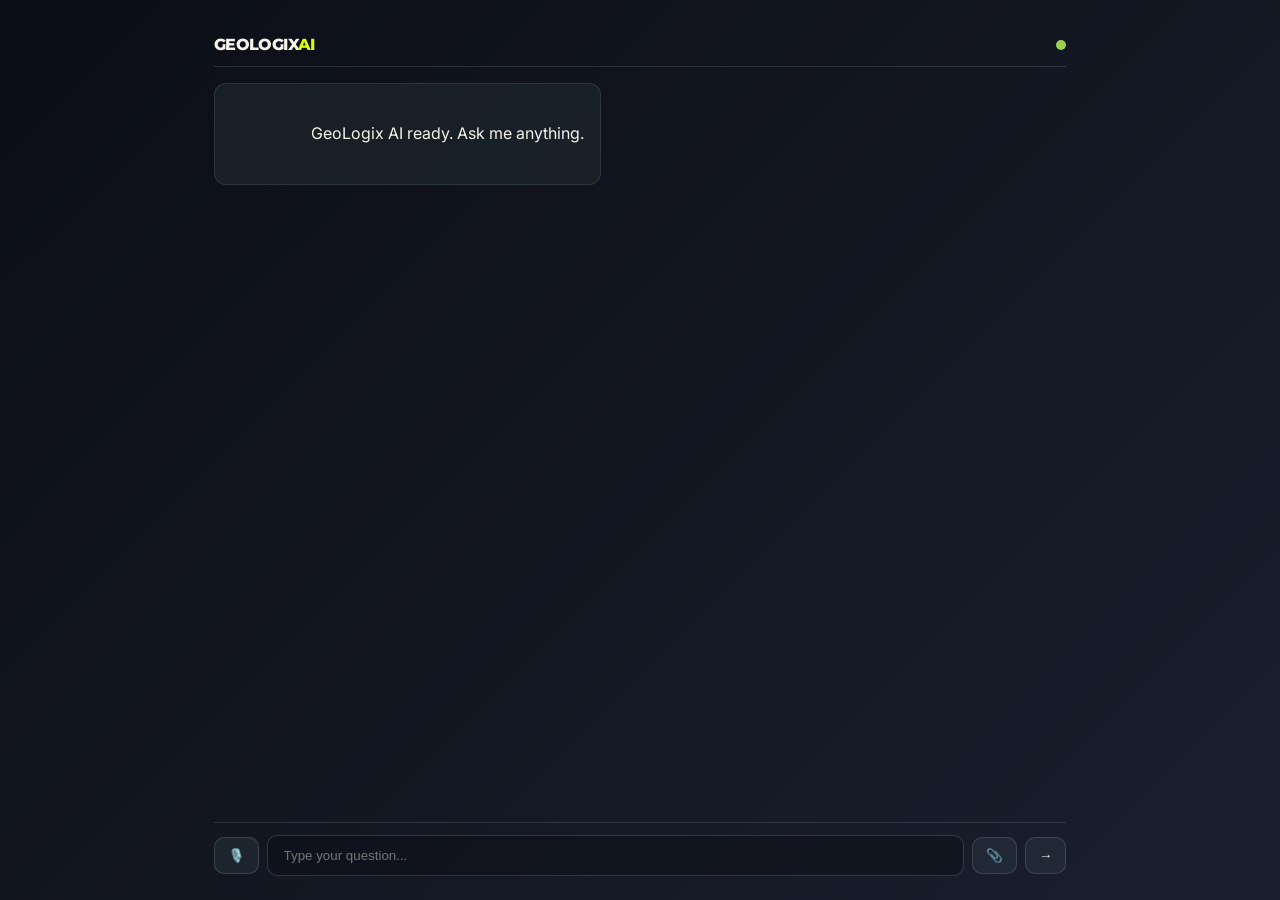
<file: geologix-ai/UI/variant-1-minimal.html>
<!DOCTYPE html>
<html lang="en">

<head>
    <meta charset="UTF-8">
    <meta name="viewport" content="width=device-width, initial-scale=1.0">
    <title>GeoLogix AI | Minimal</title>
    <link rel="stylesheet" href="styles/variant-1.css">
    <link
        href="https://fonts.googleapis.com/css2?family=Inter:wght@400;500;600&family=Montserrat:wght@800&display=swap"
        rel="stylesheet">
</head>

<body>
    <!-- Ultra minimal: just logo, chat, input -->
    <div class="minimal-container">
        
        <!-- Subtle header -->
        <header class="minimal-header">
            <span class="minimal-logo">GEOLOGIX<span class="accent">AI</span></span>
            <div class="status-dot" title="System Online"></div>
        </header>

        <!-- Chat display -->
        <div class="chat-area" id="chat-display">
            <div class="message ai-message">
                <div class="msg-content">
                    GeoLogix AI ready. Ask me anything.
                </div>
            </div>
        </div>

        <!-- Input area -->
        <div class="input-container">
            <div class="input-wrapper">
                <button class="icon-btn voice-btn" id="voice-btn" title="Voice Input">🎙️</button>
                <input type="text" class="minimal-input" id="user-input" placeholder="Type your question..." autocomplete="off">
                <button class="icon-btn upload-btn" id="upload-btn" title="Upload File">📎</button>
                <button class="send-btn" id="send-btn">→</button>
            </div>
        </div>

        <!-- Hidden file input -->
        <input type="file" id="file-input" style="display: none;" accept=".pdf,.doc,.docx,.txt,.csv,.xlsx,.png,.jpg,.jpeg">
    </div>

    <script src="scripts/shared-utils.js"></script>
    <script src="scripts/variant-1.js"></script>
</body>

</html>
</file>
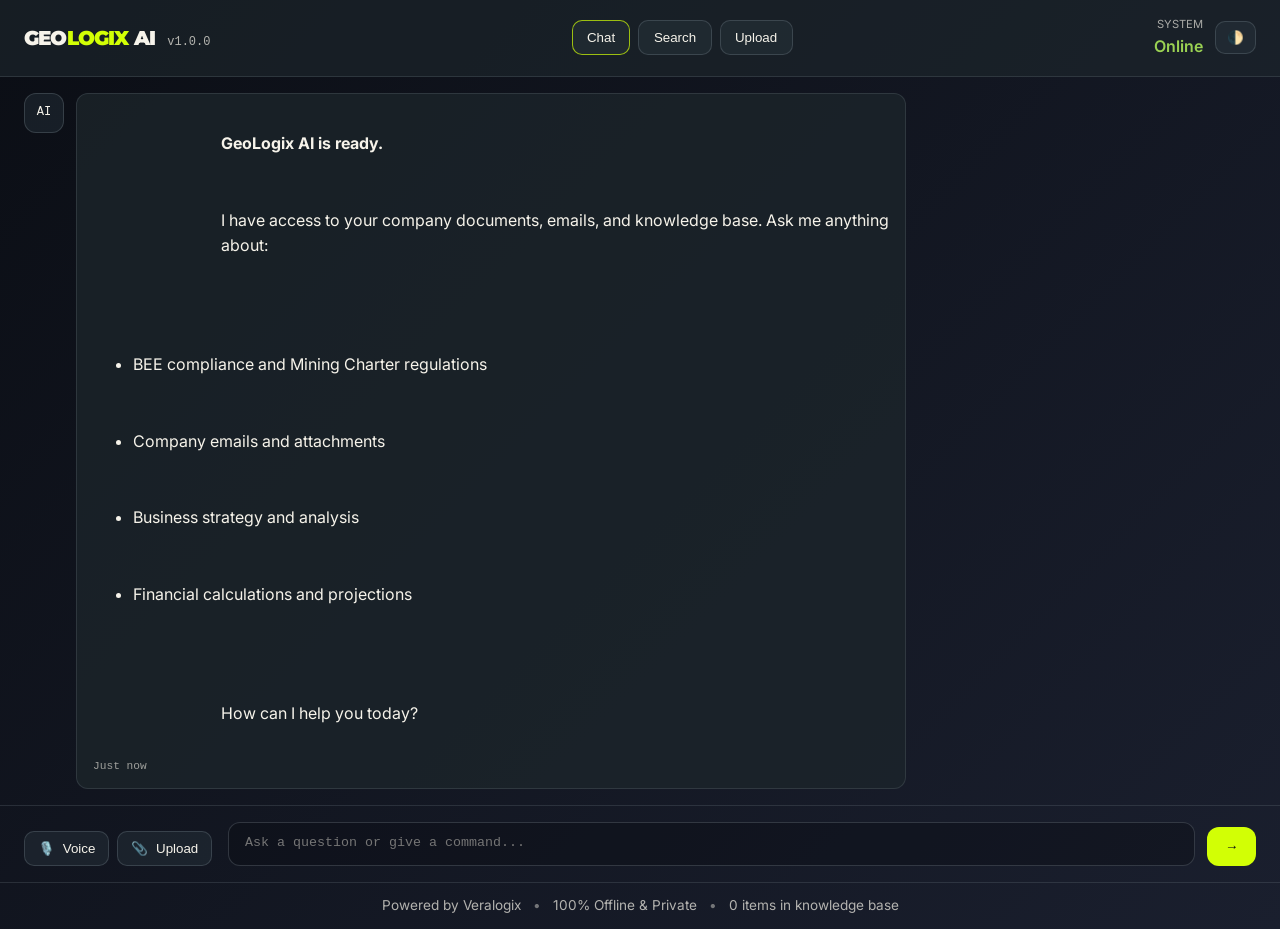
<file: geologix-ai/UI/variant-2-balanced.html>
<!DOCTYPE html>
<html lang="en">

<head>
    <meta charset="UTF-8">
    <meta name="viewport" content="width=device-width, initial-scale=1.0">
    <title>GeoLogix AI | Professional</title>
    <link rel="stylesheet" href="styles/variant-2.css">
    <link
        href="https://fonts.googleapis.com/css2?family=Inter:wght@400;500;600&family=Montserrat:wght@700;800&family=Space+Grotesk:wght@700&display=swap"
        rel="stylesheet">
</head>

<body>
    <div class="app-container">

        <!-- Professional Header -->
        <header class="app-header">
            <div class="header-left">
                <h1 class="logo">GEO<span class="accent">LOGIX</span> AI</h1>
                <span class="version">v1.0.0</span>
            </div>
            <div class="header-center">
                <nav class="quick-nav">
                    <button class="nav-item active" data-view="chat">Chat</button>
                    <button class="nav-item" data-view="search">Search</button>
                    <button class="nav-item" data-view="upload">Upload</button>
                </nav>
            </div>
            <div class="header-right">
                <div class="status-indicator online">
                    <span class="status-label">System</span>
                    <span class="status-value">Online</span>
                </div>
                <button class="icon-btn theme-toggle" id="theme-toggle" title="Toggle Theme">🌓</button>
            </div>
        </header>

        <!-- Main Content Area -->
        <main class="main-content">

            <!-- Chat View (default) -->
            <div class="view-panel chat-view active" id="chat-view">
                <div class="chat-container" id="chat-display">
                    <!-- Welcome message -->
                    <div class="message ai-message">
                        <div class="message-avatar">AI</div>
                        <div class="message-content">
                            <div class="message-text">
                                <strong>GeoLogix AI is ready.</strong><br><br>
                                I have access to your company documents, emails, and knowledge base. Ask me anything
                                about:
                                <ul>
                                    <li>BEE compliance and Mining Charter regulations</li>
                                    <li>Company emails and attachments</li>
                                    <li>Business strategy and analysis</li>
                                    <li>Financial calculations and projections</li>
                                </ul>
                                How can I help you today?
                            </div>
                            <div class="message-time">Just now</div>
                        </div>
                    </div>
                </div>

                <!-- Input area -->
                <div class="input-area">
                    <div class="input-actions">
                        <button class="action-btn" id="voice-btn-chat" title="Voice Input">
                            <span class="btn-icon">🎙️</span>
                            <span class="btn-label">Voice</span>
                        </button>
                        <button class="action-btn" id="upload-btn-chat" title="Upload File">
                            <span class="btn-icon">📎</span>
                            <span class="btn-label">Upload</span>
                        </button>
                    </div>
                    <div class="input-wrapper">
                        <textarea class="message-input" id="user-input"
                            placeholder="Ask a question or give a command..." rows="1"></textarea>
                        <button class="send-btn" id="send-btn">
                            <span class="send-icon">→</span>
                        </button>
                    </div>
                </div>
            </div>

            <!-- Search View -->
            <div class="view-panel search-view" id="search-view">
                <div class="search-header">
                    <h2>Knowledge Base Search</h2>
                    <p>Search across all documents, emails, and attachments</p>
                </div>
                <div class="search-wrapper">
                    <input type="text" class="search-input" id="search-input"
                        placeholder="Search for documents, emails, topics...">
                    <button class="search-btn" id="search-btn">Search</button>
                </div>
                <div class="search-filters">
                    <button class="filter-chip active" data-filter="all">All</button>
                    <button class="filter-chip" data-filter="docs">Documents</button>
                    <button class="filter-chip" data-filter="emails">Emails</button>
                    <button class="filter-chip" data-filter="knowledge">Knowledge Base</button>
                </div>
                <div class="search-results" id="search-results">
                    <div class="results-placeholder">
                        <div class="placeholder-icon">🔍</div>
                        <p>Start typing to search your knowledge base</p>
                    </div>
                </div>
            </div>

            <!-- Upload View -->
            <div class="view-panel upload-view" id="upload-view">
                <div class="upload-header">
                    <h2>Upload Documents</h2>
                    <p>Add documents to your knowledge base</p>
                </div>
                <div class="upload-zone" id="upload-zone">
                    <div class="upload-icon">📁</div>
                    <p class="upload-title">Drag & Drop Files Here</p>
                    <p class="upload-subtitle">or click to browse</p>
                    <p class="upload-formats">Supports: PDF, Word, Excel, CSV, Images</p>
                    <input type="file" id="file-input" multiple
                        accept=".pdf,.doc,.docx,.txt,.csv,.xlsx,.xls,.png,.jpg,.jpeg,.gif">
                </div>
                <div class="upload-list" id="upload-list">
                    <!-- Uploaded files will appear here -->
                </div>
            </div>

        </main>

        <!-- Footer -->
        <footer class="app-footer">
            <span class="footer-text">Powered by Veralogix</span>
            <span class="footer-separator">•</span>
            <span class="footer-text">100% Offline & Private</span>
            <span class="footer-separator">•</span>
            <span class="footer-text"><span id="knowledge-count">Loading...</span> items in knowledge base</span>
        </footer>

    </div>

    <script src="scripts/shared-utils.js"></script>
    <script src="scripts/variant-2.js"></script>
</body>

</html>
</file>
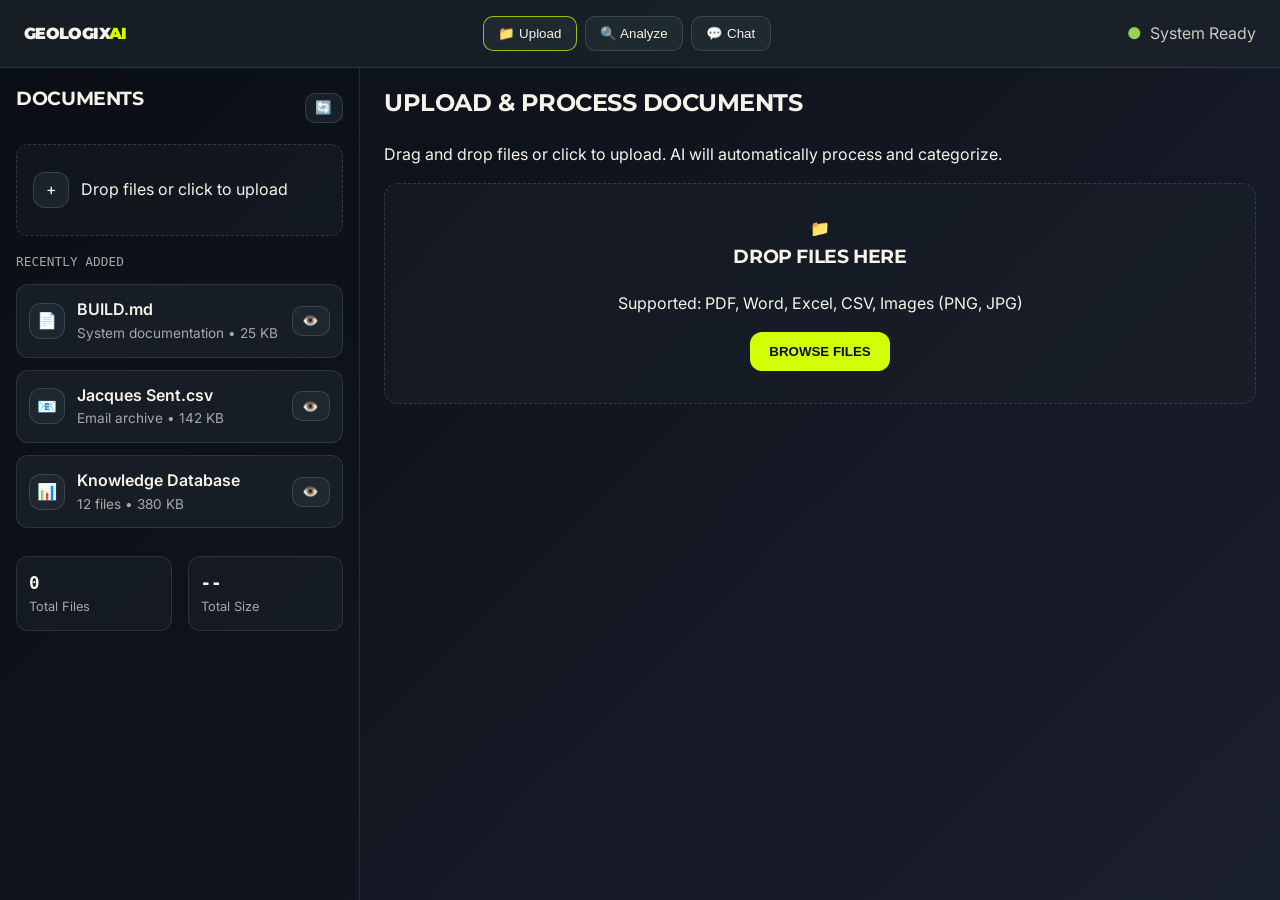
<file: geologix-ai/UI/variant-3-interactive.html>
<!DOCTYPE html>
<html lang="en">

<head>
    <meta charset="UTF-8">
    <meta name="viewport" content="width=device-width, initial-scale=1.0">
    <title>GeoLogix AI | Interactive</title>
    <link rel="stylesheet" href="styles/variant-3.css">
    <link
        href="https://fonts.googleapis.com/css2?family=Inter:wght@400;500;600&family=Montserrat:wght@700;800&display=swap"
        rel="stylesheet">
</head>

<body>
    <div class="interactive-layout">

        <!-- Top Bar -->
        <header class="top-bar">
            <div class="logo">GEOLOGIX<span class="accent">AI</span></div>
            <div class="mode-selector">
                <button class="mode-btn active" data-mode="upload">📁 Upload</button>
                <button class="mode-btn" data-mode="analyze">🔍 Analyze</button>
                <button class="mode-btn" data-mode="chat">💬 Chat</button>
            </div>
            <div class="user-info">
                <span class="status">●</span>
                <span>System Ready</span>
            </div>
        </header>

        <!-- Main Split Layout -->
        <div class="split-container">

            <!-- LEFT: File Management -->
            <aside class="files-panel">
                <div class="panel-header">
                    <h3>Documents</h3>
                    <button class="refresh-btn" id="refresh-files" title="Refresh">🔄</button>
                </div>

                <!-- Upload zone at top -->
                <div class="quick-upload" id="quick-upload">
                    <div class="upload-prompt">
                        <div class="upload-icon">+</div>
                        <p>Drop files or click to upload</p>
                    </div>
                    <input type="file" id="file-input" multiple
                        accept=".pdf,.doc,.docx,.txt,.csv,.xlsx,.xls,.png,.jpg,.jpeg">
                </div>

                <!-- Recent/Active files -->
                <div class="files-list">
                    <div class="list-header">Recently Added</div>
                    <div class="file-items" id="file-items">
                        <div class="file-card">
                            <div class="file-icon">📄</div>
                            <div class="file-info">
                                <div class="file-name">BUILD.md</div>
                                <div class="file-meta">System documentation • 25 KB</div>
                            </div>
                            <button class="file-action" title="View">👁️</button>
                        </div>
                        <div class="file-card">
                            <div class="file-icon">📧</div>
                            <div class="file-info">
                                <div class="file-name">Jacques Sent.csv</div>
                                <div class="file-meta">Email archive • 142 KB</div>
                            </div>
                            <button class="file-action" title="View">👁️</button>
                        </div>
                        <div class="file-card">
                            <div class="file-icon">📊</div>
                            <div class="file-info">
                                <div class="file-name">Knowledge Database</div>
                                <div class="file-meta">12 files • 380 KB</div>
                            </div>
                            <button class="file-action" title="View">👁️</button>
                        </div>
                    </div>
                </div>

                <div class="files-stats">
                    <div class="stat-item">
                        <span class="stat-value" id="total-files">--</span>
                        <span class="stat-label">Total Files</span>
                    </div>
                    <div class="stat-item">
                        <span class="stat-value" id="total-size">--</span>
                        <span class="stat-label">Total Size</span>
                    </div>
                </div>
            </aside>

            <!-- RIGHT: Interaction Area -->
            <main class="interaction-panel">

                <!-- Upload Mode (default) -->
                <div class="mode-content upload-mode active" id="upload-mode">
                    <div class="mode-header">
                        <h2>Upload & Process Documents</h2>
                        <p>Drag and drop files or click to upload. AI will automatically process and categorize.</p>
                    </div>

                    <div class="large-upload-zone" id="large-upload-zone">
                        <div class="upload-visual">
                            <div class="upload-circle">
                                <div class="upload-icon-large">📁</div>
                            </div>
                        </div>
                        <h3>Drop Files Here</h3>
                        <p>Supported: PDF, Word, Excel, CSV, Images (PNG, JPG)</p>
                        <button class="primary-btn" id="browse-btn">Browse Files</button>
                    </div>

                    <div class="upload-progress" id="upload-progress" style="display: none;">
                        <div class="progress-header">
                            <span class="progress-title">Processing files...</span>
                            <span class="progress-percent">0%</span>
                        </div>
                        <div class="progress-bar">
                            <div class="progress-fill"></div>
                        </div>
                        <div class="progress-status">Uploading and indexing...</div>
                    </div>

                    <div class="upload-results" id="upload-results">
                        <!-- Results shown here after upload -->
                    </div>
                </div>

                <!-- Analyze Mode -->
                <div class="mode-content analyze-mode" id="analyze-mode">
                    <div class="mode-header">
                        <h2>Analyze Documents</h2>
                        <p>Ask questions about uploaded documents or search for specific information.</p>
                    </div>

                    <div class="analysis-area">
                        <div class="selected-doc" id="selected-doc">
                            <div class="doc-preview">
                                <div class="preview-icon">📄</div>
                                <div class="doc-details">
                                    <div class="doc-name">No document selected</div>
                                    <div class="doc-meta">Select a file from the left panel</div>
                                </div>
                            </div>
                        </div>

                        <div class="analysis-questions">
                            <h4>Quick Analysis</h4>
                            <button class="question-btn">Summarize this document</button>
                            <button class="question-btn">Extract key points</button>
                            <button class="question-btn">Find action items</button>
                            <button class="question-btn">Identify risks or concerns</button>
                        </div>

                        <div class="analysis-results" id="analysis-results">
                            <div class="results-placeholder">
                                Select a document and choose an analysis type
                            </div>
                        </div>
                    </div>
                </div>

                <!-- Chat Mode -->
                <div class="mode-content chat-mode" id="chat-mode">
                    <div class="mode-header">
                        <h2>AI Chat</h2>
                        <p>Ask anything about your knowledge base</p>
                    </div>

                    <div class="chat-display" id="chat-display">
                        <div class="message ai">
                            <div class="msg-avatar">AI</div>
                            <div class="msg-content">
                                <div class="msg-text">Hello! I can help you with:<br>
                                    • Searching your documents<br>
                                    • Answering questions about your knowledge base<br>
                                    • Providing business insights<br>
                                    • Analyzing uploaded files<br><br>
                                    What would you like to know?
                                </div>
                            </div>
                        </div>
                    </div>

                    <div class="chat-input-area">
                        <button class="chat-action-btn" id="voice-btn" title="Voice Input">🎙️</button>
                        <textarea class="chat-input" id="chat-input" placeholder="Type your question..."
                            rows="1"></textarea>
                        <button class="chat-send-btn" id="send-btn">Send</button>
                    </div>
                </div>

            </main>

        </div>

    </div>

    <script src="scripts/shared-utils.js"></script>
    <script src="scripts/variant-3.js"></script>
</body>

</html>
</file>
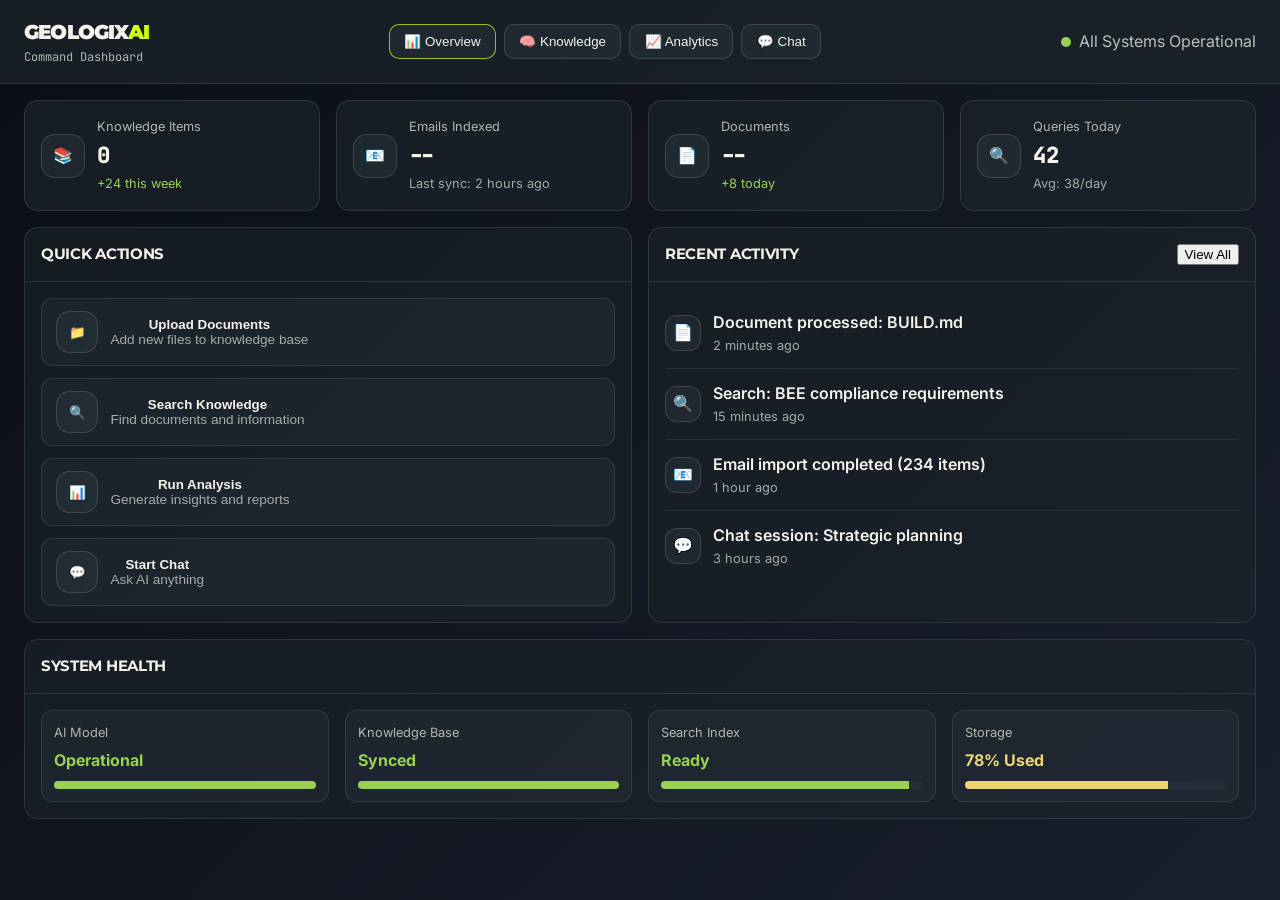
<file: geologix-ai/UI/variant-4-dashboard.html>
<!DOCTYPE html>
<html lang="en">

<head>
    <meta charset="UTF-8">
    <meta name="viewport" content="width=device-width, initial-scale=1.0">
    <title>GeoLogix AI | Dashboard</title>
    <link rel="stylesheet" href="styles/variant-4.css">
    <link
        href="https://fonts.googleapis.com/css2?family=Inter:wght@400;500;600;700&family=Montserrat:wght@700;800&family=JetBrains+Mono:wght@400;700&display=swap"
        rel="stylesheet">
</head>

<body>
    <div class="dashboard-layout">

        <!-- Header with Navigation -->
        <header class="dashboard-header">
            <div class="header-brand">
                <h1 class="brand-name">GEOLOGIX<span class="brand-accent">AI</span></h1>
                <span class="brand-subtitle">Command Dashboard</span>
            </div>
            <nav class="dashboard-nav">
                <button class="nav-tab active" data-tab="overview">📊 Overview</button>
                <button class="nav-tab" data-tab="knowledge">🧠 Knowledge</button>
                <button class="nav-tab" data-tab="analytics">📈 Analytics</button>
                <button class="nav-tab" data-tab="chat">💬 Chat</button>
            </nav>
            <div class="header-actions">
                <div class="system-status">
                    <span class="status-dot"></span>
                    <span class="status-text">All Systems Operational</span>
                </div>
            </div>
        </header>

        <!-- Main Dashboard Content -->
        <main class="dashboard-content">

            <!-- Overview Tab -->
            <div class="tab-panel active" id="overview-tab">

                <!-- Metrics Cards -->
                <div class="metrics-grid">
                    <div class="metric-card">
                        <div class="metric-icon">📚</div>
                        <div class="metric-info">
                            <div class="metric-label">Knowledge Items</div>
                            <div class="metric-value" id="metric-knowledge">--</div>
                            <div class="metric-change positive">+24 this week</div>
                        </div>
                    </div>
                    <div class="metric-card">
                        <div class="metric-icon">📧</div>
                        <div class="metric-info">
                            <div class="metric-label">Emails Indexed</div>
                            <div class="metric-value" id="metric-emails">--</div>
                            <div class="metric-change">Last sync: 2 hours ago</div>
                        </div>
                    </div>
                    <div class="metric-card">
                        <div class="metric-icon">📄</div>
                        <div class="metric-info">
                            <div class="metric-label">Documents</div>
                            <div class="metric-value" id="metric-docs">--</div>
                            <div class="metric-change positive">+8 today</div>
                        </div>
                    </div>
                    <div class="metric-card">
                        <div class="metric-icon">🔍</div>
                        <div class="metric-info">
                            <div class="metric-label">Queries Today</div>
                            <div class="metric-value" id="metric-queries">42</div>
                            <div class="metric-change neutral">Avg: 38/day</div>
                        </div>
                    </div>
                </div>

                <!-- Quick Actions + Recent Activity -->
                <div class="content-grid">
                    <div class="panel quick-actions-panel">
                        <div class="panel-header">
                            <h3>Quick Actions</h3>
                        </div>
                        <div class="panel-content">
                            <button class="action-card" id="upload-action">
                                <div class="action-icon">📁</div>
                                <div class="action-info">
                                    <div class="action-title">Upload Documents</div>
                                    <div class="action-desc">Add new files to knowledge base</div>
                                </div>
                            </button>
                            <button class="action-card" id="search-action">
                                <div class="action-icon">🔍</div>
                                <div class="action-info">
                                    <div class="action-title">Search Knowledge</div>
                                    <div class="action-desc">Find documents and information</div>
                                </div>
                            </button>
                            <button class="action-card" id="analyze-action">
                                <div class="action-icon">📊</div>
                                <div class="action-info">
                                    <div class="action-title">Run Analysis</div>
                                    <div class="action-desc">Generate insights and reports</div>
                                </div>
                            </button>
                            <button class="action-card" id="chat-action">
                                <div class="action-icon">💬</div>
                                <div class="action-info">
                                    <div class="action-title">Start Chat</div>
                                    <div class="action-desc">Ask AI anything</div>
                                </div>
                            </button>
                        </div>
                    </div>

                    <div class="panel recent-activity-panel">
                        <div class="panel-header">
                            <h3>Recent Activity</h3>
                            <button class="header-action">View All</button>
                        </div>
                        <div class="panel-content">
                            <div class="activity-list" id="activity-list">
                                <div class="activity-item">
                                    <div class="activity-icon">📄</div>
                                    <div class="activity-details">
                                        <div class="activity-title">Document processed: BUILD.md</div>
                                        <div class="activity-time">2 minutes ago</div>
                                    </div>
                                </div>
                                <div class="activity-item">
                                    <div class="activity-icon">🔍</div>
                                    <div class="activity-details">
                                        <div class="activity-title">Search: BEE compliance requirements</div>
                                        <div class="activity-time">15 minutes ago</div>
                                    </div>
                                </div>
                                <div class="activity-item">
                                    <div class="activity-icon">📧</div>
                                    <div class="activity-details">
                                        <div class="activity-title">Email import completed (234 items)</div>
                                        <div class="activity-time">1 hour ago</div>
                                    </div>
                                </div>
                                <div class="activity-item">
                                    <div class="activity-icon">💬</div>
                                    <div class="activity-details">
                                        <div class="activity-title">Chat session: Strategic planning</div>
                                        <div class="activity-time">3 hours ago</div>
                                    </div>
                                </div>
                            </div>
                        </div>
                    </div>
                </div>

                <!-- System Health -->
                <div class="panel system-panel">
                    <div class="panel-header">
                        <h3>System Health</h3>
                    </div>
                    <div class="panel-content">
                        <div class="health-grid">
                            <div class="health-item">
                                <div class="health-label">AI Model</div>
                                <div class="health-status healthy">Operational</div>
                                <div class="health-bar">
                                    <div class="health-fill" style="width: 100%"></div>
                                </div>
                            </div>
                            <div class="health-item">
                                <div class="health-label">Knowledge Base</div>
                                <div class="health-status healthy">Synced</div>
                                <div class="health-bar">
                                    <div class="health-fill" style="width: 100%"></div>
                                </div>
                            </div>
                            <div class="health-item">
                                <div class="health-label">Search Index</div>
                                <div class="health-status healthy">Ready</div>
                                <div class="health-bar">
                                    <div class="health-fill" style="width: 95%"></div>
                                </div>
                            </div>
                            <div class="health-item">
                                <div class="health-label">Storage</div>
                                <div class="health-status warning">78% Used</div>
                                <div class="health-bar">
                                    <div class="health-fill warning" style="width: 78%"></div>
                                </div>
                            </div>
                        </div>
                    </div>
                </div>

            </div>

            <!-- Knowledge Tab -->
            <div class="tab-panel" id="knowledge-tab">
                <div class="panel">
                    <div class="panel-header">
                        <h3>Knowledge Base Explorer</h3>
                        <input type="text" class="search-input" placeholder="Search knowledge base..." id="kb-search">
                    </div>
                    <div class="panel-content">
                        <div class="knowledge-categories">
                            <div class="category-card">
                                <div class="category-icon">📧</div>
                                <div class="category-name">Emails</div>
                                <div class="category-count" id="cat-emails">-- items</div>
                            </div>
                            <div class="category-card">
                                <div class="category-icon">📄</div>
                                <div class="category-name">Documents</div>
                                <div class="category-count" id="cat-docs">-- items</div>
                            </div>
                            <div class="category-card">
                                <div class="category-icon">🧠</div>
                                <div class="category-name">Knowledge DB</div>
                                <div class="category-count" id="cat-kb">-- items</div>
                            </div>
                            <div class="category-card">
                                <div class="category-icon">📎</div>
                                <div class="category-name">Attachments</div>
                                <div class="category-count" id="cat-attach">-- items</div>
                            </div>
                        </div>
                        <div class="knowledge-list" id="knowledge-list">
                            <div class="list-placeholder">
                                Search or select a category to view items
                            </div>
                        </div>
                    </div>
                </div>
            </div>

            <!-- Analytics Tab -->
            <div class="tab-panel" id="analytics-tab">
                <div class="panel">
                    <div class="panel-header">
                        <h3>Analytics & Insights</h3>
                    </div>
                    <div class="panel-content">
                        <div class="analytics-placeholder">
                            <div class="placeholder-icon">📈</div>
                            <h4>Analytics Dashboard Coming Soon</h4>
                            <p>Advanced analytics and visualizations will be available in the next update</p>
                        </div>
                    </div>
                </div>
            </div>

            <!-- Chat Tab -->
            <div class="tab-panel" id="chat-tab">
                <div class="chat-container">
                    <div class="chat-messages" id="chat-messages">
                        <div class="message ai-message">
                            <div class="message-avatar">AI</div>
                            <div class="message-content">
                                <div class="message-text">
                                    <strong>GeoLogix AI Dashboard Assistant</strong><br><br>
                                    I'm here to help you navigate your knowledge base, generate reports, and provide
                                    insights.
                                    You can ask me about:
                                    <ul>
                                        <li>BEE compliance and Mining Charter regulations</li>
                                        <li>Company documents and emails</li>
                                        <li>Business strategy and planning</li>
                                        <li>Data analysis and calculations</li>
                                    </ul>
                                    How can I assist you?
                                </div>
                                <div class="message-time">Just now</div>
                            </div>
                        </div>
                    </div>
                    <div class="chat-input-container">
                        <button class="chat-tool-btn" id="voice-btn" title="Voice Input">🎙️</button>
                        <button class="chat-tool-btn" id="upload-btn" title="Upload File">📎</button>
                        <textarea class="chat-input" id="chat-input" placeholder="Ask a question..."
                            rows="1"></textarea>
                        <button class="chat-send" id="send-btn">Send</button>
                    </div>
                </div>
            </div>

        </main>

        <!-- Hidden file input -->
        <input type="file" id="file-input" style="display: none;" multiple
            accept=".pdf,.doc,.docx,.txt,.csv,.xlsx,.xls,.png,.jpg,.jpeg">

    </div>

    <script src="scripts/shared-utils.js"></script>
    <script src="scripts/variant-4.js"></script>
</body>

</html>
</file>
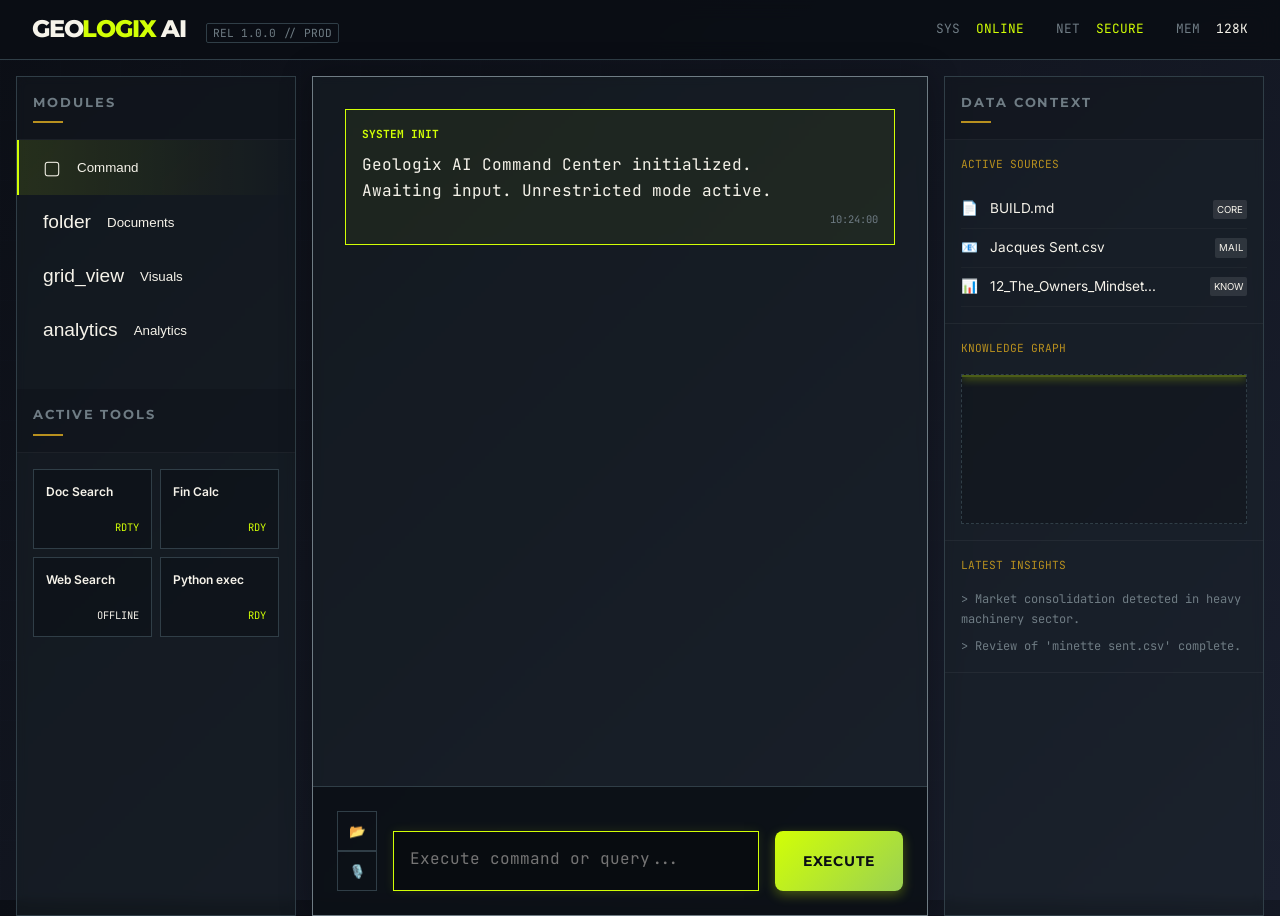
<file: geologix-ai/UI/variant-5-maximum.html>
<!DOCTYPE html>
<html lang="en">

<head>
    <meta charset="UTF-8">
    <meta name="viewport" content="width=device-width, initial-scale=1.0">
    <title>GeoLogix AI | Command Center</title>
    <link rel="stylesheet" href="styles/main.css">
    <link rel="stylesheet" href="styles/variant-5.css">
    <link
        href="https://fonts.googleapis.com/css2?family=Inter:wght@400;500;600&family=Montserrat:wght@800;900&family=Space+Grotesk:wght@700&family=JetBrains+Mono:wght@400;700&display=swap"
        rel="stylesheet">
</head>

<body>
    <div class="grid-overlay"></div>

    <!-- Top Bar -->
    <header class="app-header">
        <div class="logo-area">
            <span class="logo-text">GEO<span class="text-lime">LOGIX</span> AI</span>
            <span class="version-tag">REL 1.0.0 // PROD</span>
        </div>
        <div class="header-status">
            <div class="status-item">
                <span class="status-label">SYS</span>
                <span class="status-val text-lime">ONLINE</span>
            </div>
            <div class="status-item">
                <span class="status-label">NET</span>
                <span class="status-val text-lime">SECURE</span>
            </div>
            <div class="status-item">
                <span class="status-label">MEM</span>
                <span class="status-val">128K</span>
            </div>
        </div>
    </header>

    <!-- Main Layout Grid -->
    <main class="command-grid">

        <!-- LEFT PANEL: Navigation & Tools -->
        <aside class="panel left-panel">
            <div class="panel-header">
                <h3>MODULES</h3>
                <div class="panel-deco"></div>
            </div>
            <nav class="main-nav">
                <button class="nav-btn active">
                    <span class="nav-icon">▢</span>
                    <span class="nav-text">Command</span>
                </button>
                <button class="nav-btn">
                    <span class="nav-icon">folder</span>
                    <span class="nav-text">Documents</span>
                </button>
                <button class="nav-btn">
                    <span class="nav-icon">grid_view</span>
                    <span class="nav-text">Visuals</span>
                </button>
                <button class="nav-btn">
                    <span class="nav-icon">analytics</span>
                    <span class="nav-text">Analytics</span>
                </button>
            </nav>

            <div class="panel-header mt-2">
                <h3>ACTIVE TOOLS</h3>
                <div class="panel-deco"></div>
            </div>
            <div class="tools-grid">
                <div class="tool-card">
                    <span class="tool-name">Doc Search</span>
                    <span class="tool-status text-lime">RDTY</span>
                </div>
                <div class="tool-card">
                    <span class="tool-name">Fin Calc</span>
                    <span class="tool-status text-lime">RDY</span>
                </div>
                <div class="tool-card">
                    <span class="tool-name">Web Search</span>
                    <span class="tool-status">OFFLINE</span>
                </div>
                <div class="tool-card">
                    <span class="tool-name">Python exec</span>
                    <span class="tool-status text-lime">RDY</span>
                </div>
            </div>
        </aside>

        <!-- CENTER PANEL: Interaction / Chat -->
        <section class="panel center-panel">
            <div class="chat-container" id="chat-display">
                <!-- Welcome Message -->
                <div class="message system-message">
                    <div class="msg-header">SYSTEM INIT</div>
                    <div class="msg-content">
                        Geologix AI Command Center initialized.<br>
                        Awaiting input. Unrestricted mode active.
                    </div>
                    <div class="msg-meta">10:24:00</div>
                </div>
            </div>

            <div class="input-area">
                <div class="input-controls">
                    <button class="icon-btn" title="Upload File">📂</button>
                    <button class="icon-btn" title="Voice Input">🎙️</button>
                </div>
                <textarea class="cmd-input" placeholder="Execute command or query..."></textarea>
                <button class="btn-primary input-submit">EXECUTE</button>
            </div>
        </section>

        <!-- RIGHT PANEL: Data Context & Knowledge -->
        <aside class="panel right-panel">
            <div class="panel-header">
                <h3>DATA CONTEXT</h3>
                <div class="panel-deco"></div>
            </div>

            <!-- File Context -->
            <div class="context-block">
                <div class="block-label">ACTIVE SOURCES</div>
                <ul class="file-list">
                    <li class="file-item">
                        <span class="file-icon">📄</span>
                        <span class="file-name">BUILD.md</span>
                        <span class="file-tag">CORE</span>
                    </li>
                    <li class="file-item">
                        <span class="file-icon">📧</span>
                        <span class="file-name">Jacques Sent.csv</span>
                        <span class="file-tag">MAIL</span>
                    </li>
                    <li class="file-item">
                        <span class="file-icon">📊</span>
                        <span class="file-name">12_The_Owners_Mindset...</span>
                        <span class="file-tag">KNOW</span>
                    </li>
                </ul>
            </div>

            <!-- System Metrics / Graph Placeholder -->
            <div class="context-block">
                <div class="block-label">KNOWLEDGE GRAPH</div>
                <div class="visualizer-placeholder">
                    <div class="scan-line"></div>
                    <div class="graph-node n1"></div>
                    <div class="graph-node n2"></div>
                    <div class="graph-node n3"></div>
                </div>
            </div>

            <div class="context-block">
                <div class="block-label">LATEST INSIGHTS</div>
                <div class="insight-ticker">
                    <div class="insight-item">> Market consolidation detected in heavy machinery sector.</div>
                    <div class="insight-item">> Review of 'minette sent.csv' complete.</div>
                </div>
            </div>

        </aside>
    </main>

    <script src="scripts/shared-utils.js"></script>
    <script src="scripts/variant-5.js"></script>
</body>

</html>
</file>
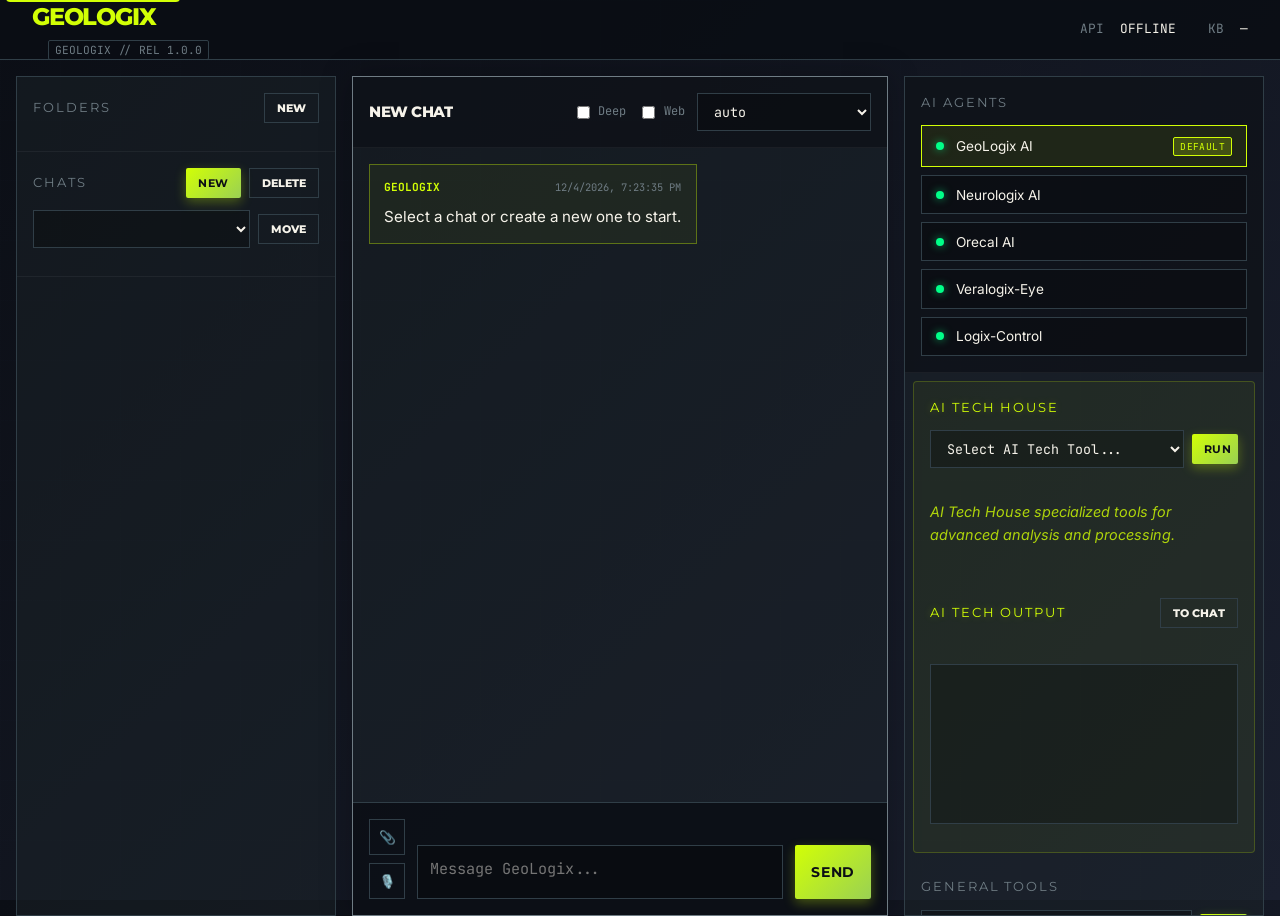
<file: geologix-ai/UI/variant-6-copilot.html>
<!DOCTYPE html>
<html lang="en">

<head>
    <meta charset="UTF-8">
    <meta name="viewport" content="width=device-width, initial-scale=1.0">
    <title>GeoLogix AI | Copilot Workspace</title>
    <link rel="stylesheet" href="styles/main.css">
    <link rel="stylesheet" href="styles/variant-6.css">
    <link
        href="https://fonts.googleapis.com/css2?family=Inter:wght@400;500;600&family=Montserrat:wght@800;900&family=Space+Grotesk:wght@700&family=JetBrains+Mono:wght@400;700&display=swap"
        rel="stylesheet">
</head>

<body>
    <a href="#main-content" class="skip-link">Skip to main content</a>
    <div class="grid-overlay"></div>

    <header class="app-header" role="banner">
        <div class="logo-area">
            <div class="header-logo-text">GeoLogix</div>
            <span class="version-tag">GEOLOGIX // REL 1.0.0</span>
        </div>
        <div class="header-status" role="status" aria-live="polite">
            <div class="status-item">
                <span class="status-label">API</span>
                <span class="status-val" id="api-status" aria-label="API connection status">CHECK</span>
            </div>
            <div class="status-item">
                <span class="status-label">KB</span>
                <span class="status-val" id="kb-total" aria-label="Knowledge base total entries">—</span>
            </div>
        </div>
    </header>

    <main class="copilot-grid" id="main-content">
        <aside class="panel left-panel" role="complementary" aria-label="Folders and chats">
            <div class="sidebar-section">
                <div class="section-head">
                    <div class="section-title">Folders</div>
                    <button id="new-folder-toggle" class="btn-secondary btn-small" aria-expanded="false" aria-controls="new-folder-form">New</button>
                </div>

                <div id="new-folder-form" class="inline-form hidden" role="form" aria-labelledby="new-folder-toggle">
                    <input id="new-folder-name" class="text-input" type="text" placeholder="Folder name" aria-label="New folder name" required>
                    <button id="create-folder-btn" class="btn-primary btn-small">Create</button>
                    <button id="cancel-folder-btn" class="btn-secondary btn-small">Cancel</button>
                </div>

                <div id="folder-list" class="list" role="list" aria-label="Folders"></div>
            </div>

            <div class="sidebar-section">
                <div class="section-head">
                    <div class="section-title">Chats</div>
                    <div class="section-actions">
                        <button id="new-chat-btn" class="btn-primary btn-small" aria-label="Create new chat">New</button>
                        <button id="delete-chat-btn" class="btn-secondary btn-small" aria-label="Delete selected chat" disabled>Delete</button>
                    </div>
                </div>

                <div class="inline-form">
                    <select id="move-chat-target" class="select" aria-label="Move chat to folder" title="Move chat target folder"></select>
                    <button id="move-chat-btn" class="btn-secondary btn-small" aria-label="Move selected chat" disabled>Move</button>
                </div>

                <div id="chat-list" class="list" role="list" aria-label="Chat conversations"></div>
            </div>
        </aside>

        <section class="panel center-panel" role="main" aria-label="Chat conversation">
            <div class="chat-header">
                <div class="chat-title" id="active-chat-title" aria-live="polite" aria-atomic="true">Select a chat</div>
                <div class="chat-controls">
                    <label class="toggle">
                        <input type="checkbox" id="toggle-deep" aria-describedby="deep-desc">
                        <span>Deep</span>
                    </label>
                    <span id="deep-desc" class="sr-only">Enable deep search mode</span>
                    
                    <label class="toggle">
                        <input type="checkbox" id="toggle-web" aria-describedby="web-desc">
                        <span>Web</span>
                    </label>
                    <span id="web-desc" class="sr-only">Enable web search</span>
                    
                    <select id="model-select" class="select" aria-label="Model selection" title="Model selection">
                        <option value="auto">auto</option>
                        <option value="geologix-core-v1">geologix-core-v1</option>
                    </select>
                </div>
            </div>

            <div id="chat-messages" class="chat-messages" role="log" aria-live="polite" aria-label="Chat messages"></div>

            <div class="composer" role="form" aria-label="Message composer">
                <div class="composer-actions">
                    <button id="upload-btn" class="icon-btn" title="Upload file" aria-label="Upload file" type="button">📎</button>
                    <button id="voice-btn" class="icon-btn" title="Voice input" aria-label="Voice input" type="button">🎙️</button>
                </div>
                <textarea 
                    id="chat-input" 
                    class="composer-input" 
                    placeholder="Message GeoLogix..." 
                    aria-label="Type your message"
                    rows="1"
                    maxlength="4000"
                ></textarea>
                <button id="send-btn" class="btn-primary send-btn" aria-label="Send message" type="submit">Send</button>
            </div>
        </section>

        <aside class="panel right-panel" role="complementary" aria-label="AI agents and tools">
            <div class="right-scroll">
                <div class="right-section ai-agents-section">
                    <div class="section-head">
                        <div class="section-title">AI Agents</div>
                    </div>
                    <div class="ai-agents-list" aria-label="Available AI agents">
                        <button class="ai-agent active" id="agent-geologix" aria-pressed="true" type="button">
                            <span class="agent-status online" aria-label="Online"></span>
                            <span class="agent-name">GeoLogix AI</span>
                            <span class="agent-badge default">DEFAULT</span>
                        </button>
                        <button class="ai-agent" id="agent-neurologix" aria-pressed="false" type="button">
                            <span class="agent-status online" aria-label="Online"></span>
                            <span class="agent-name">Neurologix AI</span>
                        </button>
                        <button class="ai-agent" id="agent-orecal" aria-pressed="false" type="button">
                            <span class="agent-status online" aria-label="Online"></span>
                            <span class="agent-name">Orecal AI</span>
                        </button>
                        <button class="ai-agent" id="agent-veralogix-eye" aria-pressed="false" type="button">
                            <span class="agent-status online" aria-label="Online"></span>
                            <span class="agent-name">Veralogix-Eye</span>
                        </button>
                        <button class="ai-agent" id="agent-logix-control" aria-pressed="false" type="button">
                            <span class="agent-status online" aria-label="Online"></span>
                            <span class="agent-name">Logix-Control</span>
                        </button>
                    </div>
                </div>

                <div class="right-section ai-tech-house-section">
                    <div class="section-head">
                        <div class="section-title">AI Tech House</div>
                    </div>
                    <div class="ai-tech-house-tools">
                        <div class="inline-form">
                            <select id="ai-tech-select" class="select" aria-label="AI Tech tool selection" title="AI Tech tool selection">
                                <option value="">Select AI Tech Tool...</option>
                                <option value="neural-network">Neural Network Analyzer</option>
                                <option value="pattern-recognition">Pattern Recognition</option>
                                <option value="data-processor">Data Processor</option>
                                <option value="ai-optimizer">AI Optimizer</option>
                            </select>
                            <button id="run-ai-tech-btn" class="btn-primary btn-small">Run</button>
                        </div>
                        <div id="ai-tech-desc" class="tool-desc">AI Tech House specialized tools for advanced analysis and processing.</div>
                        <div id="ai-tech-params" class="tool-params"></div>
                        <div class="section-head mt-1">
                            <div class="section-title">AI Tech Output</div>
                            <button id="ai-tech-to-chat-btn" class="btn-secondary btn-small">To chat</button>
                        </div>
                        <pre id="ai-tech-output" class="tool-output"></pre>
                    </div>
                </div>

                <div class="right-section">
                    <div class="section-head">
                        <div class="section-title">General Tools</div>
                    </div>

                    <div class="inline-form">
                        <select id="tool-select" class="select" aria-label="Tool selection" title="Tool selection"></select>
                        <button id="run-tool-btn" class="btn-primary btn-small">Run</button>
                    </div>

                    <div id="tool-desc" class="tool-desc"></div>
                    <div id="tool-params" class="tool-params"></div>

                    <div class="section-head mt-1">
                        <div class="section-title">Output</div>
                        <button id="tool-to-chat-btn" class="btn-secondary btn-small">To chat</button>
                    </div>

                    <pre id="tool-output" class="tool-output"></pre>
                </div>

                <div class="right-section">
                    <div class="section-head">
                        <div class="section-title">Knowledge Stats</div>
                        <button id="refresh-stats-btn" class="btn-secondary btn-small">Refresh</button>
                    </div>
                    <div id="stats" class="stats-grid"></div>
                </div>

                <div class="right-section">
                    <div class="section-head">
                        <div class="section-title">Files</div>
                    </div>
                    <div class="inline-form">
                        <select id="file-source" class="select" aria-label="File source" title="File source">
                            <option value="documents">documents</option>
                            <option value="emails">emails</option>
                            <option value="knowledge">knowledge</option>
                        </select>
                        <button id="load-files-btn" class="btn-secondary btn-small">Load</button>
                    </div>
                    <div id="file-list" class="list"></div>
                </div>
            </div>
        </aside>
    </main>

    <script src="scripts/shared-utils.js"></script>
    <script src="scripts/variant-6.js"></script>
</body>

</html>
</file>
<file: geologix-ai/UI/styles/variant-1.css>
@import url('main.css');

.minimal-container {
  max-width: 900px;
  margin: 0 auto;
  padding: 1.5rem;
  display: flex;
  flex-direction: column;
  height: 100vh;
}

.minimal-header {
  display: flex;
  align-items: center;
  justify-content: space-between;
  padding: 0.5rem 0;
  border-bottom: 1px solid rgba(111, 124, 132, 0.3);
}

.minimal-logo {
  font-family: var(--font-heading);
  font-weight: 800;
  letter-spacing: -0.04em;
}

.accent {
  color: var(--color-electric-lime);
}

.status-dot {
  width: 10px;
  height: 10px;
  border-radius: 50%;
  background: var(--color-signal-green);
}

.chat-area {
  flex: 1;
  overflow: auto;
  padding: 1rem 0;
  display: flex;
  flex-direction: column;
  gap: 0.75rem;
}

.message {
  max-width: 70%;
  padding: 0.75rem 1rem;
  border-radius: 12px;
  border: 1px solid rgba(111, 124, 132, 0.25);
  background: rgba(29, 38, 43, 0.75);
}

.user-message {
  align-self: flex-end;
  background: rgba(70, 92, 107, 0.25);
  border-color: rgba(70, 92, 107, 0.6);
}

.ai-message {
  align-self: flex-start;
}

.msg-content {
  white-space: pre-wrap;
}

.input-container {
  border-top: 1px solid rgba(111, 124, 132, 0.3);
  padding-top: 0.75rem;
}

.input-wrapper {
  display: grid;
  grid-template-columns: auto 1fr auto auto;
  gap: 0.5rem;
  align-items: center;
}

.minimal-input {
  width: 100%;
  padding: 0.75rem 1rem;
  border-radius: 10px;
  border: 1px solid rgba(111, 124, 132, 0.35);
  background: rgba(11, 14, 21, 0.4);
  color: var(--color-off-white);
  outline: none;
}

.icon-btn,
.send-btn {
  background: rgba(48, 62, 71, 0.4);
  border: 1px solid rgba(111, 124, 132, 0.35);
  color: var(--color-off-white);
  border-radius: 10px;
  padding: 0.6rem 0.8rem;
  cursor: pointer;
}

.icon-btn:disabled {
  opacity: 0.5;
  cursor: not-allowed;
}
</file>
<file: geologix-ai/UI/styles/variant-2.css>
@import url('main.css');

.app-container {
  min-height: 100vh;
  display: flex;
  flex-direction: column;
}

.app-header {
  display: flex;
  align-items: center;
  justify-content: space-between;
  gap: 1rem;
  padding: 1rem 1.5rem;
  border-bottom: 1px solid rgba(111, 124, 132, 0.25);
  background: rgba(29, 38, 43, 0.65);
}

.header-left {
  display: flex;
  align-items: baseline;
  gap: 0.75rem;
}

.logo {
  margin: 0;
  font-size: 1.25rem;
}

.accent {
  color: var(--color-electric-lime);
}

.version {
  font-family: var(--font-mono);
  font-size: 0.75rem;
  color: rgba(246, 243, 234, 0.7);
}

.quick-nav {
  display: flex;
  gap: 0.5rem;
}

.nav-item {
  background: rgba(48, 62, 71, 0.35);
  border: 1px solid rgba(111, 124, 132, 0.35);
  color: var(--color-off-white);
  padding: 0.55rem 0.9rem;
  border-radius: 10px;
  cursor: pointer;
}

.nav-item.active {
  border-color: rgba(210, 255, 5, 0.7);
}

.header-right {
  display: flex;
  align-items: center;
  gap: 0.75rem;
}

.status-indicator {
  display: flex;
  flex-direction: column;
  align-items: flex-end;
}

.status-label {
  font-size: 0.7rem;
  color: rgba(246, 243, 234, 0.65);
  text-transform: uppercase;
}

.status-value {
  font-weight: 600;
}

.status-indicator.online .status-value {
  color: var(--color-signal-green);
}

.icon-btn {
  background: rgba(48, 62, 71, 0.35);
  border: 1px solid rgba(111, 124, 132, 0.35);
  color: var(--color-off-white);
  border-radius: 10px;
  padding: 0.5rem 0.7rem;
  cursor: pointer;
}

.main-content {
  flex: 1;
  display: flex;
  overflow: hidden;
}

.view-panel {
  flex: 1;
  display: none;
  overflow: hidden;
}

.view-panel.active {
  display: flex;
  flex-direction: column;
}

.chat-container {
  flex: 1;
  overflow: auto;
  padding: 1rem 1.5rem;
  display: flex;
  flex-direction: column;
  gap: 0.75rem;
}

.message {
  display: flex;
  gap: 0.75rem;
  align-items: flex-start;
}

.message-avatar {
  width: 40px;
  height: 40px;
  border-radius: 12px;
  display: flex;
  align-items: center;
  justify-content: center;
  background: rgba(48, 62, 71, 0.35);
  border: 1px solid rgba(111, 124, 132, 0.35);
  font-family: var(--font-mono);
  font-size: 0.75rem;
}

.message-content {
  max-width: 78%;
  padding: 0.75rem 1rem;
  border-radius: 12px;
  border: 1px solid rgba(111, 124, 132, 0.25);
  background: rgba(29, 38, 43, 0.75);
}

.user-message {
  justify-content: flex-end;
}

.user-message .message-content {
  background: rgba(70, 92, 107, 0.25);
  border-color: rgba(70, 92, 107, 0.6);
}

.message-text {
  white-space: pre-wrap;
}

.message-time {
  margin-top: 0.4rem;
  font-family: var(--font-mono);
  font-size: 0.7rem;
  color: rgba(246, 243, 234, 0.6);
}

.input-area {
  border-top: 1px solid rgba(111, 124, 132, 0.25);
  padding: 1rem 1.5rem;
  display: grid;
  grid-template-columns: auto 1fr;
  gap: 1rem;
  align-items: end;
}

.input-actions {
  display: flex;
  gap: 0.5rem;
}

.action-btn {
  background: rgba(48, 62, 71, 0.35);
  border: 1px solid rgba(111, 124, 132, 0.35);
  color: var(--color-off-white);
  border-radius: 10px;
  padding: 0.55rem 0.8rem;
  cursor: pointer;
  display: flex;
  gap: 0.5rem;
  align-items: center;
}

.input-wrapper {
  display: flex;
  gap: 0.75rem;
  align-items: end;
}

.message-input {
  flex: 1;
  resize: none;
  min-height: 44px;
  max-height: 160px;
  padding: 0.75rem 1rem;
  border-radius: 12px;
  border: 1px solid rgba(111, 124, 132, 0.35);
  background: rgba(11, 14, 21, 0.4);
  color: var(--color-off-white);
  outline: none;
}

.send-btn {
  background: var(--color-electric-lime);
  color: var(--color-midnight-ink);
  border: none;
  border-radius: 12px;
  padding: 0.75rem 1.1rem;
  cursor: pointer;
  font-weight: 800;
  text-transform: uppercase;
}

.search-header,
.upload-header {
  padding: 1.5rem;
  border-bottom: 1px solid rgba(111, 124, 132, 0.25);
}

.search-wrapper {
  display: flex;
  gap: 0.75rem;
  padding: 1rem 1.5rem;
}

.search-input {
  flex: 1;
  padding: 0.75rem 1rem;
  border-radius: 12px;
  border: 1px solid rgba(111, 124, 132, 0.35);
  background: rgba(11, 14, 21, 0.4);
  color: var(--color-off-white);
  outline: none;
}

.search-btn {
  background: rgba(210, 255, 5, 0.9);
  border: none;
  border-radius: 12px;
  padding: 0.75rem 1.1rem;
  cursor: pointer;
  font-weight: 800;
  text-transform: uppercase;
}

.search-filters {
  padding: 0 1.5rem 1rem;
  display: flex;
  gap: 0.5rem;
  flex-wrap: wrap;
}

.filter-chip {
  background: rgba(48, 62, 71, 0.35);
  border: 1px solid rgba(111, 124, 132, 0.35);
  color: var(--color-off-white);
  padding: 0.4rem 0.8rem;
  border-radius: 999px;
  cursor: pointer;
}

.filter-chip.active {
  border-color: rgba(210, 255, 5, 0.7);
}

.search-results {
  flex: 1;
  overflow: auto;
  padding: 0 1.5rem 1.5rem;
}

.results-placeholder {
  border: 1px dashed rgba(111, 124, 132, 0.35);
  border-radius: 12px;
  padding: 2rem;
  text-align: center;
  color: rgba(246, 243, 234, 0.7);
}

.result-row {
  display: flex;
  justify-content: space-between;
  gap: 1rem;
  padding: 0.8rem 1rem;
  border: 1px solid rgba(111, 124, 132, 0.25);
  border-radius: 12px;
  background: rgba(29, 38, 43, 0.65);
  margin-top: 0.75rem;
}

.result-title {
  font-weight: 600;
}

.result-meta {
  font-family: var(--font-mono);
  font-size: 0.75rem;
  color: rgba(246, 243, 234, 0.7);
}

.upload-zone {
  margin: 1rem 1.5rem;
  border: 1px dashed rgba(111, 124, 132, 0.35);
  border-radius: 14px;
  padding: 2rem;
  text-align: center;
  cursor: pointer;
  background: rgba(29, 38, 43, 0.35);
}

.upload-zone input {
  display: none;
}

.upload-list {
  padding: 0 1.5rem 1.5rem;
  overflow: auto;
}

.upload-item {
  padding: 0.75rem 1rem;
  border: 1px solid rgba(111, 124, 132, 0.25);
  border-radius: 12px;
  background: rgba(29, 38, 43, 0.65);
  margin-top: 0.75rem;
  display: flex;
  align-items: center;
  justify-content: space-between;
  gap: 1rem;
}

.upload-bar {
  flex: 1;
  height: 8px;
  border-radius: 999px;
  background: rgba(48, 62, 71, 0.35);
  overflow: hidden;
}

.upload-fill {
  height: 100%;
  width: 0%;
  background: var(--color-signal-green);
}

.app-footer {
  padding: 0.75rem 1.5rem;
  border-top: 1px solid rgba(111, 124, 132, 0.25);
  display: flex;
  gap: 0.75rem;
  flex-wrap: wrap;
  justify-content: center;
  color: rgba(246, 243, 234, 0.7);
  font-size: 0.85rem;
}

.footer-separator {
  opacity: 0.6;
}

body.light-mode {
  background: #f4f5f7;
  color: #111;
}

body.light-mode .app-header,
body.light-mode .app-footer {
  background: #ffffff;
}

body.light-mode .nav-item,
body.light-mode .action-btn,
body.light-mode .icon-btn,
body.light-mode .message-content,
body.light-mode .result-row,
body.light-mode .upload-zone,
body.light-mode .upload-item {
  background: #ffffff;
  color: #111;
}
</file>
<file: geologix-ai/UI/styles/variant-3.css>
@import url('main.css');

.interactive-layout {
  min-height: 100vh;
  display: flex;
  flex-direction: column;
}

.top-bar {
  display: flex;
  align-items: center;
  justify-content: space-between;
  gap: 1rem;
  padding: 1rem 1.5rem;
  border-bottom: 1px solid rgba(111, 124, 132, 0.25);
  background: rgba(29, 38, 43, 0.65);
}

.logo {
  font-family: var(--font-heading);
  font-weight: 900;
  letter-spacing: -0.04em;
}

.accent {
  color: var(--color-electric-lime);
}

.mode-selector {
  display: flex;
  gap: 0.5rem;
  flex-wrap: wrap;
}

.mode-btn {
  background: rgba(48, 62, 71, 0.35);
  border: 1px solid rgba(111, 124, 132, 0.35);
  color: var(--color-off-white);
  padding: 0.55rem 0.9rem;
  border-radius: 10px;
  cursor: pointer;
}

.mode-btn.active {
  border-color: rgba(210, 255, 5, 0.7);
}

.user-info {
  display: flex;
  align-items: center;
  gap: 0.5rem;
  color: rgba(246, 243, 234, 0.8);
}

.user-info .status {
  color: var(--color-signal-green);
}

.split-container {
  flex: 1;
  display: grid;
  grid-template-columns: 360px 1fr;
  overflow: hidden;
}

.files-panel {
  border-right: 1px solid rgba(111, 124, 132, 0.25);
  background: rgba(11, 14, 21, 0.25);
  overflow: auto;
}

.panel-header {
  display: flex;
  justify-content: space-between;
  align-items: center;
  padding: 1rem 1rem 0.75rem;
}

.refresh-btn {
  background: rgba(48, 62, 71, 0.35);
  border: 1px solid rgba(111, 124, 132, 0.35);
  color: var(--color-off-white);
  border-radius: 10px;
  padding: 0.4rem 0.6rem;
  cursor: pointer;
}

.quick-upload {
  margin: 0 1rem 1rem;
  border: 1px dashed rgba(111, 124, 132, 0.35);
  border-radius: 12px;
  padding: 1rem;
  cursor: pointer;
  background: rgba(29, 38, 43, 0.35);
}

.quick-upload input {
  display: none;
}

.upload-prompt {
  display: flex;
  align-items: center;
  gap: 0.75rem;
}

.upload-icon {
  width: 36px;
  height: 36px;
  border-radius: 12px;
  display: flex;
  align-items: center;
  justify-content: center;
  background: rgba(48, 62, 71, 0.35);
  border: 1px solid rgba(111, 124, 132, 0.35);
}

.files-list {
  padding: 0 1rem 1rem;
}

.list-header {
  font-family: var(--font-mono);
  font-size: 0.8rem;
  color: rgba(246, 243, 234, 0.65);
  text-transform: uppercase;
  margin-bottom: 0.75rem;
}

.file-card {
  display: flex;
  align-items: center;
  gap: 0.75rem;
  padding: 0.75rem;
  border: 1px solid rgba(111, 124, 132, 0.25);
  border-radius: 12px;
  background: rgba(29, 38, 43, 0.65);
  margin-bottom: 0.75rem;
}

.file-icon {
  width: 36px;
  height: 36px;
  border-radius: 12px;
  display: flex;
  align-items: center;
  justify-content: center;
  background: rgba(48, 62, 71, 0.35);
  border: 1px solid rgba(111, 124, 132, 0.35);
}

.file-info {
  flex: 1;
}

.file-name {
  font-weight: 600;
}

.file-meta {
  font-size: 0.85rem;
  color: rgba(246, 243, 234, 0.65);
}

.file-action {
  background: rgba(48, 62, 71, 0.35);
  border: 1px solid rgba(111, 124, 132, 0.35);
  color: var(--color-off-white);
  border-radius: 10px;
  padding: 0.4rem 0.6rem;
  cursor: pointer;
}

.files-stats {
  display: flex;
  gap: 1rem;
  padding: 0 1rem 1rem;
}

.stat-item {
  flex: 1;
  border: 1px solid rgba(111, 124, 132, 0.25);
  border-radius: 12px;
  padding: 0.75rem;
  background: rgba(29, 38, 43, 0.45);
}

.stat-value {
  font-family: var(--font-mono);
  font-weight: 700;
  font-size: 1.1rem;
}

.stat-label {
  display: block;
  font-size: 0.8rem;
  color: rgba(246, 243, 234, 0.65);
}

.interaction-panel {
  overflow: auto;
  padding: 1rem 1.5rem;
}

.mode-content {
  display: none;
}

.mode-content.active {
  display: block;
}

.large-upload-zone {
  border: 1px dashed rgba(111, 124, 132, 0.35);
  border-radius: 14px;
  padding: 2rem;
  text-align: center;
  background: rgba(29, 38, 43, 0.35);
  cursor: pointer;
}

.primary-btn {
  background: var(--color-electric-lime);
  color: var(--color-midnight-ink);
  border: none;
  border-radius: 12px;
  padding: 0.75rem 1.2rem;
  cursor: pointer;
  font-weight: 800;
  text-transform: uppercase;
}

.upload-progress {
  margin-top: 1rem;
  border: 1px solid rgba(111, 124, 132, 0.25);
  border-radius: 12px;
  padding: 1rem;
  background: rgba(29, 38, 43, 0.65);
}

.progress-bar {
  height: 10px;
  background: rgba(48, 62, 71, 0.35);
  border-radius: 999px;
  overflow: hidden;
  margin: 0.5rem 0;
}

.progress-fill {
  height: 100%;
  width: 0%;
  background: var(--color-signal-green);
}

.chat-display {
  border: 1px solid rgba(111, 124, 132, 0.25);
  border-radius: 12px;
  padding: 1rem;
  background: rgba(29, 38, 43, 0.55);
  max-height: 60vh;
  overflow: auto;
}

.message {
  display: flex;
  gap: 0.75rem;
  margin-bottom: 0.75rem;
}

.msg-avatar {
  width: 38px;
  height: 38px;
  border-radius: 12px;
  display: flex;
  align-items: center;
  justify-content: center;
  background: rgba(48, 62, 71, 0.35);
  border: 1px solid rgba(111, 124, 132, 0.35);
  font-family: var(--font-mono);
  font-size: 0.75rem;
}

.msg-content {
  flex: 1;
  padding: 0.75rem 1rem;
  border-radius: 12px;
  border: 1px solid rgba(111, 124, 132, 0.25);
  background: rgba(29, 38, 43, 0.75);
}

.message.user .msg-content {
  background: rgba(70, 92, 107, 0.25);
  border-color: rgba(70, 92, 107, 0.6);
}

.msg-text {
  white-space: pre-wrap;
}

.chat-input-area {
  margin-top: 1rem;
  display: flex;
  gap: 0.75rem;
  align-items: end;
}

.chat-input {
  flex: 1;
  resize: none;
  min-height: 44px;
  max-height: 180px;
  padding: 0.75rem 1rem;
  border-radius: 12px;
  border: 1px solid rgba(111, 124, 132, 0.35);
  background: rgba(11, 14, 21, 0.4);
  color: var(--color-off-white);
  outline: none;
}

.chat-action-btn,
.chat-send-btn {
  background: rgba(48, 62, 71, 0.35);
  border: 1px solid rgba(111, 124, 132, 0.35);
  color: var(--color-off-white);
  border-radius: 12px;
  padding: 0.75rem 1rem;
  cursor: pointer;
}

.chat-send-btn {
  background: var(--color-electric-lime);
  color: var(--color-midnight-ink);
  border: none;
  font-weight: 800;
  text-transform: uppercase;
}

@media (max-width: 980px) {
  .split-container {
    grid-template-columns: 1fr;
  }

  .files-panel {
    border-right: none;
    border-bottom: 1px solid rgba(111, 124, 132, 0.25);
  }
}
</file>
<file: geologix-ai/UI/styles/variant-4.css>
@import url('main.css');

.dashboard-layout {
  min-height: 100vh;
  display: flex;
  flex-direction: column;
}

.dashboard-header {
  display: flex;
  align-items: center;
  justify-content: space-between;
  gap: 1rem;
  padding: 1rem 1.5rem;
  border-bottom: 1px solid rgba(111, 124, 132, 0.25);
  background: rgba(29, 38, 43, 0.65);
}

.header-brand {
  display: flex;
  flex-direction: column;
}

.brand-name {
  margin: 0;
  font-size: 1.25rem;
}

.brand-accent {
  color: var(--color-electric-lime);
}

.brand-subtitle {
  font-family: var(--font-mono);
  font-size: 0.75rem;
  color: rgba(246, 243, 234, 0.7);
}

.dashboard-nav {
  display: flex;
  gap: 0.5rem;
  flex-wrap: wrap;
}

.nav-tab {
  background: rgba(48, 62, 71, 0.35);
  border: 1px solid rgba(111, 124, 132, 0.35);
  color: var(--color-off-white);
  padding: 0.55rem 0.9rem;
  border-radius: 10px;
  cursor: pointer;
}

.nav-tab.active {
  border-color: rgba(210, 255, 5, 0.7);
}

.system-status {
  display: flex;
  align-items: center;
  gap: 0.5rem;
  color: rgba(246, 243, 234, 0.75);
}

.system-status .status-dot {
  width: 10px;
  height: 10px;
  border-radius: 50%;
  background: var(--color-signal-green);
}

.dashboard-content {
  flex: 1;
  overflow: auto;
  padding: 1rem 1.5rem;
}

.tab-panel {
  display: none;
}

.tab-panel.active {
  display: block;
}

.metrics-grid {
  display: grid;
  grid-template-columns: repeat(4, minmax(0, 1fr));
  gap: 1rem;
  margin-bottom: 1rem;
}

.metric-card {
  display: flex;
  gap: 0.75rem;
  align-items: center;
  padding: 1rem;
  border: 1px solid rgba(111, 124, 132, 0.25);
  border-radius: 14px;
  background: rgba(29, 38, 43, 0.65);
}

.metric-icon {
  width: 44px;
  height: 44px;
  border-radius: 14px;
  display: flex;
  align-items: center;
  justify-content: center;
  background: rgba(48, 62, 71, 0.35);
  border: 1px solid rgba(111, 124, 132, 0.35);
}

.metric-label {
  font-size: 0.8rem;
  color: rgba(246, 243, 234, 0.7);
}

.metric-value {
  font-family: var(--font-mono);
  font-size: 1.4rem;
  font-weight: 800;
}

.metric-change {
  font-size: 0.8rem;
  color: rgba(246, 243, 234, 0.65);
}

.metric-change.positive {
  color: var(--color-signal-green);
}

.metric-change.neutral {
  color: rgba(246, 243, 234, 0.65);
}

.content-grid {
  display: grid;
  grid-template-columns: repeat(2, minmax(0, 1fr));
  gap: 1rem;
  margin-bottom: 1rem;
}

.panel {
  border: 1px solid rgba(111, 124, 132, 0.25);
  border-radius: 14px;
  background: rgba(29, 38, 43, 0.55);
  overflow: hidden;
}

.panel-header {
  display: flex;
  justify-content: space-between;
  align-items: center;
  padding: 0.9rem 1rem;
  border-bottom: 1px solid rgba(111, 124, 132, 0.25);
}

.panel-header h3 {
  margin: 0;
  font-size: 0.95rem;
}

.panel-content {
  padding: 1rem;
}

.action-card {
  width: 100%;
  display: flex;
  gap: 0.75rem;
  align-items: center;
  padding: 0.75rem 0.9rem;
  border: 1px solid rgba(111, 124, 132, 0.25);
  border-radius: 12px;
  background: rgba(48, 62, 71, 0.25);
  color: var(--color-off-white);
  cursor: pointer;
  margin-bottom: 0.75rem;
}

.action-card:last-child {
  margin-bottom: 0;
}

.action-icon {
  width: 42px;
  height: 42px;
  border-radius: 14px;
  display: flex;
  align-items: center;
  justify-content: center;
  background: rgba(48, 62, 71, 0.35);
  border: 1px solid rgba(111, 124, 132, 0.35);
}

.action-title {
  font-weight: 700;
}

.action-desc {
  font-size: 0.85rem;
  color: rgba(246, 243, 234, 0.65);
}

.activity-item {
  display: flex;
  gap: 0.75rem;
  align-items: center;
  padding: 0.75rem 0;
  border-bottom: 1px solid rgba(111, 124, 132, 0.2);
}

.activity-item:last-child {
  border-bottom: none;
}

.activity-icon {
  width: 36px;
  height: 36px;
  border-radius: 12px;
  display: flex;
  align-items: center;
  justify-content: center;
  background: rgba(48, 62, 71, 0.35);
  border: 1px solid rgba(111, 124, 132, 0.35);
}

.activity-title {
  font-weight: 600;
}

.activity-time {
  font-size: 0.8rem;
  color: rgba(246, 243, 234, 0.65);
}

.system-panel .health-grid {
  display: grid;
  grid-template-columns: repeat(4, minmax(0, 1fr));
  gap: 1rem;
}

.health-item {
  border: 1px solid rgba(111, 124, 132, 0.25);
  border-radius: 12px;
  padding: 0.75rem;
  background: rgba(48, 62, 71, 0.25);
}

.health-label {
  font-size: 0.8rem;
  color: rgba(246, 243, 234, 0.7);
}

.health-status {
  font-weight: 700;
  margin: 0.25rem 0 0.5rem;
}

.health-status.healthy {
  color: var(--color-signal-green);
}

.health-status.warning {
  color: var(--color-mining-gold-light);
}

.health-bar {
  height: 8px;
  background: rgba(48, 62, 71, 0.35);
  border-radius: 999px;
  overflow: hidden;
}

.health-fill {
  height: 100%;
  background: var(--color-signal-green);
}

.health-fill.warning {
  background: var(--color-mining-gold-light);
}

.knowledge-categories {
  display: grid;
  grid-template-columns: repeat(4, minmax(0, 1fr));
  gap: 1rem;
  margin-bottom: 1rem;
}

.category-card {
  padding: 1rem;
  border: 1px solid rgba(111, 124, 132, 0.25);
  border-radius: 14px;
  background: rgba(48, 62, 71, 0.25);
}

.category-icon {
  font-size: 1.2rem;
}

.category-name {
  font-weight: 700;
  margin-top: 0.5rem;
}

.category-count {
  font-family: var(--font-mono);
  font-size: 0.85rem;
  color: rgba(246, 243, 234, 0.7);
}

.knowledge-list {
  border: 1px solid rgba(111, 124, 132, 0.25);
  border-radius: 14px;
  background: rgba(29, 38, 43, 0.55);
  padding: 1rem;
  min-height: 240px;
}

.list-placeholder {
  color: rgba(246, 243, 234, 0.7);
}

.chat-container {
  display: flex;
  flex-direction: column;
  height: 70vh;
  border: 1px solid rgba(111, 124, 132, 0.25);
  border-radius: 14px;
  background: rgba(29, 38, 43, 0.55);
  overflow: hidden;
}

.chat-messages {
  flex: 1;
  overflow: auto;
  padding: 1rem;
  display: flex;
  flex-direction: column;
  gap: 0.75rem;
}

.message {
  display: flex;
  gap: 0.75rem;
}

.message-avatar {
  width: 40px;
  height: 40px;
  border-radius: 12px;
  display: flex;
  align-items: center;
  justify-content: center;
  background: rgba(48, 62, 71, 0.35);
  border: 1px solid rgba(111, 124, 132, 0.35);
  font-family: var(--font-mono);
  font-size: 0.75rem;
}

.message-content {
  max-width: 78%;
  padding: 0.75rem 1rem;
  border-radius: 12px;
  border: 1px solid rgba(111, 124, 132, 0.25);
  background: rgba(29, 38, 43, 0.75);
}

.user-message {
  justify-content: flex-end;
}

.user-message .message-content {
  background: rgba(70, 92, 107, 0.25);
  border-color: rgba(70, 92, 107, 0.6);
}

.message-text {
  white-space: pre-wrap;
}

.message-time {
  margin-top: 0.4rem;
  font-family: var(--font-mono);
  font-size: 0.7rem;
  color: rgba(246, 243, 234, 0.6);
}

.chat-input-container {
  display: flex;
  gap: 0.75rem;
  align-items: end;
  padding: 1rem;
  border-top: 1px solid rgba(111, 124, 132, 0.25);
}

.chat-tool-btn {
  background: rgba(48, 62, 71, 0.35);
  border: 1px solid rgba(111, 124, 132, 0.35);
  color: var(--color-off-white);
  border-radius: 12px;
  padding: 0.75rem;
  cursor: pointer;
}

.chat-input {
  flex: 1;
  resize: none;
  min-height: 44px;
  max-height: 180px;
  padding: 0.75rem 1rem;
  border-radius: 12px;
  border: 1px solid rgba(111, 124, 132, 0.35);
  background: rgba(11, 14, 21, 0.4);
  color: var(--color-off-white);
  outline: none;
}

.chat-send {
  background: var(--color-electric-lime);
  color: var(--color-midnight-ink);
  border: none;
  border-radius: 12px;
  padding: 0.75rem 1.2rem;
  cursor: pointer;
  font-weight: 800;
  text-transform: uppercase;
}

.search-input {
  width: 320px;
  max-width: 50vw;
  padding: 0.6rem 0.9rem;
  border-radius: 12px;
  border: 1px solid rgba(111, 124, 132, 0.35);
  background: rgba(11, 14, 21, 0.4);
  color: var(--color-off-white);
  outline: none;
}

@media (max-width: 1100px) {
  .metrics-grid {
    grid-template-columns: repeat(2, minmax(0, 1fr));
  }

  .content-grid {
    grid-template-columns: 1fr;
  }

  .system-panel .health-grid {
    grid-template-columns: repeat(2, minmax(0, 1fr));
  }

  .knowledge-categories {
    grid-template-columns: repeat(2, minmax(0, 1fr));
  }
}
</file>
<file: geologix-ai/UI/styles/main.css>
:root {
  /* Core Brand Colors */
  --color-midnight-ink: #0B0E15;
  --color-charcoal: #1D262B;
  --color-slate: #303E47;
  --color-steel-blue: #465C6B;
  --color-cool-grey: #6F7C84;
  --color-off-white: #F6F3EA;

  /* Accents */
  --color-electric-lime: #D2FF05;
  --color-signal-green: #9AD153;
  --color-tech-green: #527D2D;
  --color-mining-gold: #B8901F;
  --color-mining-gold-light: #EED56F;
  --color-sand-haze: #D9BD79;

  /* Modern UI Colors */
  --color-surface-0: rgba(11, 14, 21, 0.95);
  --color-surface-1: rgba(29, 38, 43, 0.8);
  --color-surface-2: rgba(48, 62, 71, 0.6);
  --color-surface-3: rgba(111, 124, 132, 0.3);
  --color-border-light: rgba(210, 255, 5, 0.2);
  --color-border-medium: rgba(210, 255, 5, 0.4);
  --color-border-heavy: rgba(210, 255, 5, 0.6);
  --color-shadow-light: rgba(0, 0, 0, 0.3);
  --color-shadow-medium: rgba(0, 0, 0, 0.5);
  --color-shadow-heavy: rgba(0, 0, 0, 0.7);
  --color-glass: rgba(255, 255, 255, 0.05);
  --color-glass-border: rgba(255, 255, 255, 0.1);

  /* Typography */
  --font-heading: 'Montserrat', 'Space Grotesk', system-ui, sans-serif;
  --font-body: 'Inter', system-ui, sans-serif;
  --font-mono: 'JetBrains Mono', monospace;

  /* Spacing & Sizing */
  --spacing-xs: 0.25rem;
  --spacing-sm: 0.5rem;
  --spacing-md: 1rem;
  --spacing-lg: 1.5rem;
  --spacing-xl: 2rem;
  --spacing-xxl: 3rem;
  --border-radius-sm: 4px;
  --border-radius-md: 8px;
  --border-radius-lg: 12px;
  --border-radius-xl: 16px;
  --border-radius-full: 9999px;

  /* Transitions & Animations */
  --transition-fast: 150ms ease;
  --transition-normal: 250ms ease;
  --transition-slow: 350ms ease;
  --transition-spring: 400ms cubic-bezier(0.68, -0.55, 0.265, 1.55);
}

*, *::before, *::after {
  box-sizing: border-box;
}

body {
  margin: 0;
  padding: 0;
  background: linear-gradient(135deg, var(--color-midnight-ink) 0%, #1a1f2e 100%);
  color: var(--color-off-white);
  font-family: var(--font-body);
  line-height: 1.6;
  overflow-x: hidden;
  min-height: 100vh;
  position: relative;
}

h1, h2, h3, h4, h5, h6 {
  font-family: var(--font-heading);
  text-transform: uppercase;
  margin-top: 0;
  letter-spacing: -0.02em;
}

h1 {
  font-weight: 900;
  letter-spacing: -0.04em;
}

.text-lime {
  color: var(--color-electric-lime);
}

.bg-charcoal {
  background-color: var(--color-charcoal);
}

/* Cinematic Utilities */
.cinematic-wrapper {
  max-width: 1440px;
  margin: 0 auto;
  padding: 2rem;
  position: relative;
}

.neon-path {
  position: absolute;
  background: linear-gradient(90deg, transparent, var(--color-electric-lime), transparent);
  height: 2px;
  width: 100%;
  opacity: 0.5;
  box-shadow: 0 0 10px var(--color-electric-lime);
}

.btn-primary {
  background: linear-gradient(135deg, var(--color-electric-lime) 0%, var(--color-signal-green) 100%);
  color: var(--color-midnight-ink);
  padding: 0.875rem 1.75rem;
  border: none;
  font-family: var(--font-heading);
  font-weight: 700;
  font-size: 0.875rem;
  text-transform: uppercase;
  letter-spacing: 0.05em;
  cursor: pointer;
  transition: all var(--transition-normal);
  border-radius: var(--border-radius-md);
  position: relative;
  overflow: hidden;
  box-shadow: 0 4px 12px rgba(210, 255, 5, 0.3);
}

.btn-primary::before {
  content: '';
  position: absolute;
  top: 0;
  left: -100%;
  width: 100%;
  height: 100%;
  background: linear-gradient(90deg, transparent, rgba(255, 255, 255, 0.2), transparent);
  transition: left var(--transition-slow);
}

.btn-primary:hover {
  transform: translateY(-2px);
  box-shadow: 0 8px 25px rgba(210, 255, 5, 0.5);
  filter: brightness(1.1);
}

.btn-primary:hover::before {
  left: 100%;
}

.btn-primary:active {
  transform: translateY(0);
  box-shadow: 0 2px 8px rgba(210, 255, 5, 0.4);
}

.grid-overlay {
  background-image: 
    linear-gradient(rgba(48, 62, 71, 0.03) 1px, transparent 1px),
    linear-gradient(90deg, rgba(48, 62, 71, 0.03) 1px, transparent 1px);
  background-size: 60px 60px;
  position: fixed;
  top: 0;
  left: 0;
  width: 100%;
  height: 100%;
  pointer-events: none;
  z-index: -1;
  animation: grid-drift 20s linear infinite;
}

@keyframes grid-drift {
  0% { transform: translate(0, 0); }
  100% { transform: translate(60px, 60px); }
}

/* Modern UI Components */
.glass-card {
  background: var(--color-glass);
  -webkit-backdrop-filter: blur(10px);
  backdrop-filter: blur(10px);
  border: 1px solid var(--color-glass-border);
  border-radius: var(--border-radius-lg);
  box-shadow: 0 8px 32px var(--color-shadow-light);
}

.modern-input {
  background: var(--color-surface-1);
  border: 1px solid var(--color-border-light);
  border-radius: var(--border-radius-md);
  color: var(--color-off-white);
  padding: 0.75rem 1rem;
  font-family: var(--font-body);
  font-size: 0.875rem;
  transition: all var(--transition-normal);
  outline: none;
}

.modern-input:focus {
  border-color: var(--color-border-medium);
  box-shadow: 0 0 0 3px rgba(210, 255, 5, 0.1);
  background: var(--color-surface-0);
}

.modern-input::placeholder {
  color: var(--color-cool-grey);
}

.loading-skeleton {
  background: linear-gradient(90deg, var(--color-surface-1) 25%, var(--color-surface-2) 50%, var(--color-surface-1) 75%);
  background-size: 200% 100%;
  animation: skeleton-loading 1.5s ease-in-out infinite;
  border-radius: var(--border-radius-md);
}

@keyframes skeleton-loading {
  0% { background-position: 200% 0; }
  100% { background-position: -200% 0; }
}

.floating-label {
  position: absolute;
  top: 50%;
  left: 1rem;
  transform: translateY(-50%);
  color: var(--color-cool-grey);
  font-size: 0.875rem;
  transition: all var(--transition-normal);
  pointer-events: none;
  background: var(--color-surface-1);
  padding: 0 0.25rem;
}

/* Accessibility Enhancements */
.focus-visible {
  outline: 2px solid var(--color-electric-lime);
  outline-offset: 2px;
  border-radius: var(--border-radius-sm);
}

/* Focus states for interactive elements */
.btn-primary:focus-visible,
.btn-secondary:focus-visible,
.icon-btn:focus-visible,
.text-input:focus-visible,
.select:focus-visible,
.composer-input:focus-visible,
.list-item:focus-visible,
.ai-agent:focus-visible {
  outline: 2px solid var(--color-electric-lime);
  outline-offset: 2px;
  box-shadow: 0 0 0 4px rgba(210, 255, 5, 0.2);
}

/* High contrast mode support */
@media (prefers-contrast: high) {
  :root {
    --color-border-light: var(--color-off-white);
    --color-border-medium: var(--color-off-white);
    --color-glass-border: var(--color-off-white);
  }
  
  .panel {
    border-width: 2px;
  }
  
  .btn-primary {
    border: 2px solid var(--color-midnight-ink);
  }
}

/* Reduced motion support */
@media (prefers-reduced-motion: reduce) {
  *, *::before, *::after {
    animation-duration: 0.01ms !important;
    animation-iteration-count: 1 !important;
    transition-duration: 0.01ms !important;
  }
  
  .grid-overlay {
    animation: none;
  }
}

/* Screen reader only content */
.sr-only {
  position: absolute;
  width: 1px;
  height: 1px;
  padding: 0;
  margin: -1px;
  overflow: hidden;
  clip: rect(0, 0, 0, 0);
  white-space: nowrap;
  border: 0;
}

/* Skip to main content link */
.skip-link {
  position: absolute;
  top: -40px;
  left: 6px;
  background: var(--color-electric-lime);
  color: var(--color-midnight-ink);
  padding: 8px;
  text-decoration: none;
  border-radius: var(--border-radius-sm);
  font-weight: 600;
  z-index: 1000;
  transition: top var(--transition-normal);
}

/* Modern UI Components */
.loading-spinner {
  width: 20px;
  height: 20px;
  border: 2px solid var(--color-border-light);
  border-top: 2px solid var(--color-electric-lime);
  border-radius: 50%;
  animation: spin 1s linear infinite;
  display: inline-block;
}

@keyframes spin {
  0% { transform: rotate(0deg); }
  100% { transform: rotate(360deg); }
}

.typing-indicator {
  display: inline-flex;
  align-items: center;
  gap: 4px;
  padding: 8px 12px;
  background: var(--color-surface-2);
  border-radius: var(--border-radius-lg);
  border: 1px solid var(--color-border-light);
}

.typing-dot {
  width: 8px;
  height: 8px;
  background: var(--color-electric-lime);
  border-radius: 50%;
  animation: typing 1.4s ease-in-out infinite;
}

.typing-dot:nth-child(2) {
  animation-delay: 0.2s;
}

.typing-dot:nth-child(3) {
  animation-delay: 0.4s;
}

@keyframes typing {
  0%, 60%, 100% {
    transform: translateY(0);
    opacity: 0.4;
  }
  30% {
    transform: translateY(-10px);
    opacity: 1;
  }
}

.toast {
  position: fixed;
  bottom: var(--spacing-lg);
  right: var(--spacing-lg);
  background: var(--color-surface-0);
  border: 1px solid var(--color-border-medium);
  border-radius: var(--border-radius-lg);
  padding: var(--spacing-md) var(--spacing-lg);
  box-shadow: 0 8px 32px var(--color-shadow-medium);
  -webkit-backdrop-filter: blur(10px);
  backdrop-filter: blur(10px);
  transform: translateX(400px);
  transition: transform var(--transition-spring);
  z-index: 1000;
  max-width: 300px;
}

.toast.show {
  transform: translateX(0);
}

.toast.success {
  border-color: #00ff88;
  box-shadow: 0 8px 32px rgba(0, 255, 136, 0.3);
}

.toast.error {
  border-color: #ff4444;
  box-shadow: 0 8px 32px rgba(255, 68, 68, 0.3);
}

.toast.warning {
  border-color: #ffaa00;
  box-shadow: 0 8px 32px rgba(255, 170, 0, 0.3);
}

.progress-bar {
  width: 100%;
  height: 4px;
  background: var(--color-surface-2);
  border-radius: var(--border-radius-full);
  overflow: hidden;
  position: relative;
}

.progress-fill {
  height: 100%;
  background: linear-gradient(90deg, var(--color-electric-lime) 0%, var(--color-signal-green) 100%);
  border-radius: var(--border-radius-full);
  transition: width var(--transition-normal);
  position: relative;
  overflow: hidden;
}

.progress-fill::after {
  content: '';
  position: absolute;
  top: 0;
  left: 0;
  right: 0;
  bottom: 0;
  background: linear-gradient(90deg, transparent, rgba(255, 255, 255, 0.3), transparent);
  animation: progress-shine 2s ease-in-out infinite;
}

@keyframes progress-shine {
  0% { transform: translateX(-100%); }
  100% { transform: translateX(100%); }
}

.modal-overlay {
  position: fixed;
  top: 0;
  left: 0;
  right: 0;
  bottom: 0;
  background: rgba(0, 0, 0, 0.7);
  -webkit-backdrop-filter: blur(4px);
  backdrop-filter: blur(4px);
  display: flex;
  align-items: center;
  justify-content: center;
  z-index: 2000;
  opacity: 0;
  visibility: hidden;
  transition: all var(--transition-normal);
}

.modal-overlay.active {
  opacity: 1;
  visibility: visible;
}

.modal {
  background: var(--color-surface-0);
  border: 1px solid var(--color-border-medium);
  border-radius: var(--border-radius-lg);
  padding: var(--spacing-xl);
  max-width: 500px;
  width: 90%;
  max-height: 80vh;
  overflow-y: auto;
  transform: scale(0.9) translateY(20px);
  transition: transform var(--transition-spring);
  box-shadow: 0 20px 60px var(--color-shadow-heavy);
}

.modal-overlay.active .modal {
  transform: scale(1) translateY(0);
}

.modal-header {
  display: flex;
  justify-content: space-between;
  align-items: center;
  margin-bottom: var(--spacing-lg);
  padding-bottom: var(--spacing-md);
  border-bottom: 1px solid var(--color-glass-border);
}

.modal-title {
  font-family: var(--font-heading);
  font-size: 1.25rem;
  font-weight: 800;
  color: var(--color-off-white);
  margin: 0;
}

.modal-close {
  background: transparent;
  border: none;
  color: var(--color-cool-grey);
  font-size: 1.5rem;
  cursor: pointer;
  padding: 0;
  width: 32px;
  height: 32px;
  display: flex;
  align-items: center;
  justify-content: center;
  border-radius: var(--border-radius-sm);
  transition: all var(--transition-normal);
}

.modal-close:hover {
  color: var(--color-off-white);
  background: var(--color-surface-2);
}

.modal-body {
  color: var(--color-off-white);
  line-height: 1.6;
}

.modal-footer {
  display: flex;
  justify-content: flex-end;
  gap: var(--spacing-md);
  margin-top: var(--spacing-xl);
  padding-top: var(--spacing-md);
  border-top: 1px solid var(--color-glass-border);
}
</file>
<file: geologix-ai/UI/styles/variant-5.css>
/* VARIANT 5: MAXIMUM / COMMAND CENTER */

/* Layout Grid */
.command-grid {
    display: grid;
    grid-template-columns: 280px 1fr 320px;
    grid-template-rows: calc(100vh - 60px);
    /* Minus header */
    gap: 1rem;
    padding: 1rem;
    height: calc(100vh - 60px);
}

/* Header */
.app-header {
    height: 60px;
    display: flex;
    justify-content: space-between;
    align-items: center;
    padding: 0 2rem;
    background: rgba(11, 14, 21, 0.9);
    border-bottom: 1px solid var(--color-slate);
    backdrop-filter: blur(10px);
}

.logo-text {
    font-family: var(--font-heading);
    font-weight: 800;
    font-size: 1.5rem;
    letter-spacing: -0.05em;
}

.version-tag {
    font-family: var(--font-mono);
    font-size: 0.7rem;
    color: var(--color-cool-grey);
    margin-left: 1rem;
    border: 1px solid var(--color-slate);
    padding: 2px 6px;
    border-radius: 2px;
}

.header-status {
    display: flex;
    gap: 2rem;
}

.status-item {
    font-family: var(--font-mono);
    font-size: 0.8rem;
}

.status-label {
    color: var(--color-cool-grey);
    margin-right: 0.5rem;
}

/* Panels */
.panel {
    background: rgba(29, 38, 43, 0.4);
    border: 1px solid var(--color-slate);
    display: flex;
    flex-direction: column;
    backdrop-filter: blur(5px);
    overflow: hidden;
    position: relative;
}

.panel-header {
    padding: 1rem;
    border-bottom: 1px solid rgba(255, 255, 255, 0.05);
    background: rgba(11, 14, 21, 0.3);
}

.panel-header h3 {
    font-size: 0.8rem;
    color: var(--color-cool-grey);
    margin: 0;
    letter-spacing: 0.15em;
}

.panel-deco {
    height: 2px;
    width: 30px;
    background: var(--color-mining-gold);
    margin-top: 0.5rem;
}

.mt-2 {
    margin-top: 2rem;
}

/* Navigation */
.main-nav {
    display: flex;
    flex-direction: column;
}

.nav-btn {
    background: transparent;
    border: none;
    color: var(--color-off-white);
    padding: 1rem 1.5rem;
    text-align: left;
    display: flex;
    align-items: center;
    gap: 1rem;
    cursor: pointer;
    border-left: 2px solid transparent;
    transition: all 0.2s;
}

.nav-btn:hover {
    background: rgba(255, 255, 255, 0.05);
}

.nav-btn.active {
    border-left-color: var(--color-electric-lime);
    background: linear-gradient(90deg, rgba(210, 255, 5, 0.1), transparent);
}

.nav-icon {
    font-family: 'Material Icons', sans-serif;
    /* Fallback if needed */
    font-size: 1.2rem;
}

/* Tool Grid */
.tools-grid {
    display: grid;
    grid-template-columns: 1fr 1fr;
    gap: 0.5rem;
    padding: 1rem;
}

.tool-card {
    background: rgba(11, 14, 21, 0.5);
    border: 1px solid var(--color-slate);
    padding: 0.75rem;
    display: flex;
    flex-direction: column;
    justify-content: space-between;
    height: 80px;
}

.tool-name {
    font-size: 0.75rem;
    font-weight: 600;
}

.tool-status {
    font-family: var(--font-mono);
    font-size: 0.65rem;
    align-self: flex-end;
}

/* Chat Area */
.center-panel {
    border: 1px solid var(--color-cool-grey);
    /* Highlight center */
    box-shadow: 0 0 30px rgba(0, 0, 0, 0.3);
}

.chat-container {
    flex: 1;
    overflow-y: auto;
    padding: 2rem;
    display: flex;
    flex-direction: column;
    gap: 1.5rem;
}

.message {
    max-width: 80%;
}

.system-message {
    border: 1px solid var(--color-electric-lime);
    background: rgba(210, 255, 5, 0.05);
    padding: 1rem;
    align-self: flex-start;
    font-family: var(--font-mono);
    width: 100%;
    max-width: 100%;
}

.msg-header {
    font-size: 0.7rem;
    color: var(--color-electric-lime);
    margin-bottom: 0.5rem;
    font-weight: bold;
}

.msg-meta {
    font-size: 0.65rem;
    color: var(--color-cool-grey);
    margin-top: 0.5rem;
    text-align: right;
}

/* Input Area */
.input-area {
    padding: 1.5rem;
    background: rgba(11, 14, 21, 0.8);
    border-top: 1px solid var(--color-slate);
    display: flex;
    gap: 1rem;
    align-items: flex-end;
}

.cmd-input {
    flex: 1;
    background: rgba(0, 0, 0, 0.3);
    border: 1px solid var(--color-slate);
    color: var(--color-off-white);
    padding: 1rem;
    font-family: var(--font-mono);
    font-size: 1rem;
    resize: none;
    height: 60px;
    outline: none;
}

.cmd-input:focus {
    border-color: var(--color-electric-lime);
    box-shadow: 0 0 10px rgba(210, 255, 5, 0.1);
}

.icon-btn {
    background: transparent;
    border: 1px solid var(--color-slate);
    color: var(--color-off-white);
    width: 40px;
    height: 40px;
    display: flex;
    align-items: center;
    justify-content: center;
    cursor: pointer;
    transition: all 0.2s;
}

.icon-btn:hover {
    border-color: var(--color-electric-lime);
    color: var(--color-electric-lime);
}

.input-submit {
    height: 60px;
}

/* Right Panel Context */
.context-block {
    padding: 1rem;
    border-bottom: 1px solid rgba(255, 255, 255, 0.05);
}

.block-label {
    font-family: var(--font-mono);
    font-size: 0.7rem;
    color: var(--color-mining-gold);
    margin-bottom: 1rem;
}

.file-list {
    list-style: none;
    padding: 0;
    margin: 0;
}

.file-item {
    display: flex;
    align-items: center;
    gap: 0.75rem;
    padding: 0.5rem 0;
    border-bottom: 1px solid rgba(255, 255, 255, 0.03);
    font-size: 0.85rem;
}

.file-tag {
    font-size: 0.6rem;
    padding: 2px 4px;
    background: rgba(255, 255, 255, 0.1);
    border-radius: 2px;
    margin-left: auto;
}

/* Visualizer Placeholder */
.visualizer-placeholder {
    height: 150px;
    background: rgba(0, 0, 0, 0.2);
    border: 1px dashed var(--color-slate);
    position: relative;
    overflow: hidden;
}

.scan-line {
    position: absolute;
    top: 0;
    left: 0;
    width: 100%;
    height: 2px;
    background: rgba(210, 255, 5, 0.3);
    animation: scan 3s linear infinite;
    box-shadow: 0 0 10px var(--color-electric-lime);
}

@keyframes scan {
    0% {
        top: 0;
    }

    100% {
        top: 100%;
    }
}

.insight-ticker {
    font-family: var(--font-mono);
    font-size: 0.75rem;
    color: var(--color-cool-grey);
    display: flex;
    flex-direction: column;
    gap: 0.5rem;
}
</file>
<file: geologix-ai/UI/styles/variant-6.css>
:root {
    --panel-bg: rgba(29, 38, 43, 0.45);
    --panel-bg-2: rgba(11, 14, 21, 0.65);
    --border: var(--color-slate);
}

.app-header {
    height: 60px;
    display: flex;
    justify-content: space-between;
    align-items: center;
    padding: 0 2rem;
    background: rgba(11, 14, 21, 0.9);
    border-bottom: 1px solid var(--border);
}

.header-logo-text {
    font-family: var(--font-heading);
    font-weight: 800;
    font-size: 1.5rem;
    letter-spacing: -0.05em;
    color: var(--color-electric-lime);
    text-transform: uppercase;
}

.header-logo {
    height: 36px;
    width: auto;
    object-fit: contain;
}

.version-tag {
    font-family: var(--font-mono);
    font-size: 0.7rem;
    color: var(--color-cool-grey);
    margin-left: 1rem;
    border: 1px solid var(--border);
    padding: 2px 6px;
    border-radius: 2px;
}

.header-status {
    display: flex;
    gap: 2rem;
}

.status-item {
    font-family: var(--font-mono);
    font-size: 0.8rem;
}

.status-label {
    color: var(--color-cool-grey);
    margin-right: 0.5rem;
}

.copilot-grid {
    display: grid;
    grid-template-columns: 320px 1fr 360px;
    grid-template-rows: calc(100vh - 60px);
    gap: 1rem;
    padding: 1rem;
    height: calc(100vh - 60px);
}

.panel {
    background: var(--panel-bg);
    border: 1px solid var(--border);
    display: flex;
    flex-direction: column;
    overflow: hidden;
}

.left-panel {
    gap: 0;
}

.center-panel {
    border: 1px solid var(--color-cool-grey);
    box-shadow: 0 0 30px rgba(0, 0, 0, 0.25);
}

.right-panel {
    min-width: 0;
}

.sidebar-section {
    padding: 1rem;
    border-bottom: 1px solid rgba(255, 255, 255, 0.05);
}

.section-head {
    display: flex;
    justify-content: space-between;
    align-items: center;
    gap: 0.75rem;
    margin-bottom: 0.75rem;
}

.section-title {
    font-family: var(--font-heading);
    font-size: 0.8rem;
    color: var(--color-cool-grey);
    letter-spacing: 0.15em;
    text-transform: uppercase;
}

.section-actions {
    display: flex;
    gap: 0.5rem;
}

.inline-form {
    display: flex;
    gap: 0.5rem;
    align-items: center;
    margin-bottom: 0.75rem;
}

.hidden {
    display: none;
}

.text-input,
.select {
    width: 100%;
    background: rgba(0, 0, 0, 0.25);
    border: 1px solid var(--border);
    color: var(--color-off-white);
    padding: 0.5rem 0.75rem;
    font-family: var(--font-body);
    outline: none;
}

.text-input:focus,
.select:focus {
    border-color: var(--color-electric-lime);
    box-shadow: 0 0 10px rgba(210, 255, 5, 0.1);
}

.select {
    font-family: var(--font-mono);
}

.btn-primary.btn-small {
    padding: 0.45rem 0.75rem;
    font-size: 0.7rem;
    height: 30px;
    clip-path: none;
    border-radius: 2px;
}

.btn-secondary {
    background: transparent;
    border: 1px solid var(--border);
    color: var(--color-off-white);
    padding: 0.45rem 0.75rem;
    font-family: var(--font-heading);
    font-weight: 800;
    text-transform: uppercase;
    cursor: pointer;
    transition: all 0.2s;
}

.btn-secondary:hover {
    border-color: var(--color-electric-lime);
    color: var(--color-electric-lime);
}

.btn-secondary.btn-small {
    padding: 0.45rem 0.75rem;
    font-size: 0.7rem;
    height: 30px;
}

.list {
    display: flex;
    flex-direction: column;
    gap: 0.35rem;
    max-height: 240px;
    overflow-y: auto;
}

.list-item {
    width: 100%;
    background: rgba(11, 14, 21, 0.55);
    border: 1px solid var(--border);
    color: var(--color-off-white);
    padding: 0.6rem 0.75rem;
    cursor: pointer;
    text-align: left;
    display: flex;
    justify-content: space-between;
    align-items: center;
    gap: 0.75rem;
}

.list-item:hover {
    border-color: var(--color-electric-lime);
}

.list-item.selected {
    border-color: var(--color-electric-lime);
    background: rgba(210, 255, 5, 0.06);
}

.item-meta {
    font-family: var(--font-mono);
    font-size: 0.7rem;
    color: var(--color-cool-grey);
    white-space: nowrap;
}

.chat-header {
    padding: 1rem;
    border-bottom: 1px solid rgba(255, 255, 255, 0.05);
    background: var(--panel-bg-2);
    display: flex;
    justify-content: space-between;
    align-items: center;
    gap: 1rem;
}

.chat-title {
    font-family: var(--font-heading);
    font-weight: 800;
    letter-spacing: -0.03em;
    text-transform: uppercase;
    font-size: 0.95rem;
    overflow: hidden;
    text-overflow: ellipsis;
    white-space: nowrap;
}

.chat-controls {
    display: flex;
    align-items: center;
    gap: 0.75rem;
}

.toggle {
    font-family: var(--font-mono);
    font-size: 0.75rem;
    color: var(--color-cool-grey);
    display: inline-flex;
    align-items: center;
    gap: 0.35rem;
}

.chat-messages {
    flex: 1;
    overflow-y: auto;
    padding: 1rem;
    display: flex;
    flex-direction: column;
    gap: 1rem;
}

.msg {
    max-width: 80%;
    border: 1px solid var(--border);
    padding: 0.9rem;
    background: rgba(11, 14, 21, 0.45);
}

.msg.user {
    align-self: flex-end;
    border-color: var(--color-steel-blue);
    background: rgba(70, 92, 107, 0.22);
}

.msg.assistant {
    align-self: flex-start;
    border-color: rgba(210, 255, 5, 0.35);
    background: rgba(210, 255, 5, 0.05);
}

.msg-header {
    font-family: var(--font-mono);
    font-size: 0.7rem;
    color: var(--color-cool-grey);
    margin-bottom: 0.5rem;
    display: flex;
    justify-content: space-between;
    gap: 1rem;
}

.msg-role {
    color: var(--color-electric-lime);
    font-weight: 700;
}

.msg-body {
    font-family: var(--font-body);
    font-size: 0.95rem;
    line-height: 1.55;
}

.msg-body pre {
    white-space: pre-wrap;
}

.msg-meta {
    font-family: var(--font-mono);
    font-size: 0.65rem;
    color: var(--color-cool-grey);
}

.msg-thinking {
    margin-top: 0.75rem;
    padding-top: 0.75rem;
    border-top: 1px dashed rgba(255, 255, 255, 0.08);
}

.composer {
    padding: 1rem;
    background: rgba(11, 14, 21, 0.85);
    border-top: 1px solid var(--border);
    display: flex;
    gap: 0.75rem;
    align-items: flex-end;
}

.composer-actions {
    display: flex;
    flex-direction: column;
    gap: 0.5rem;
}

.icon-btn {
    background: transparent;
    border: 1px solid var(--border);
    color: var(--color-off-white);
    width: 36px;
    height: 36px;
    display: flex;
    align-items: center;
    justify-content: center;
    cursor: pointer;
    transition: all 0.2s;
}

.icon-btn:hover {
    border-color: var(--color-electric-lime);
    color: var(--color-electric-lime);
}

.composer-input {
    flex: 1;
    background: rgba(0, 0, 0, 0.25);
    border: 1px solid var(--border);
    color: var(--color-off-white);
    padding: 0.75rem;
    font-family: var(--font-mono);
    font-size: 0.95rem;
    resize: none;
    height: 54px;
    outline: none;
}

.composer-input:focus {
    border-color: var(--color-electric-lime);
    box-shadow: 0 0 10px rgba(210, 255, 5, 0.1);
}

.send-btn {
    height: 54px;
    clip-path: none;
    border-radius: 2px;
    padding: 0 1rem;
}

.right-scroll {
    overflow-y: auto;
    flex: 1;
}

.right-section {
    padding: 1rem;
    border-bottom: 1px solid rgba(255, 255, 255, 0.05);
}

.mt-1 {
    margin-top: 1rem;
}

.tool-desc {
    font-family: var(--font-body);
    font-size: 0.9rem;
    color: var(--color-cool-grey);
    margin: 0.5rem 0 0.75rem;
}

.tool-params {
    display: flex;
    flex-direction: column;
    gap: 0.5rem;
}

.param-row {
    display: grid;
    grid-template-columns: 110px 1fr;
    gap: 0.5rem;
    align-items: center;
}

.param-label {
    font-family: var(--font-mono);
    font-size: 0.7rem;
    color: var(--color-cool-grey);
    white-space: nowrap;
}

.param-input {
    width: 100%;
}

.tool-output {
    background: rgba(0, 0, 0, 0.25);
    border: 1px solid var(--border);
    color: var(--color-off-white);
    padding: 0.75rem;
    font-family: var(--font-mono);
    font-size: 0.75rem;
    min-height: 160px;
    overflow: auto;
    white-space: pre-wrap;
}

/* AI Tech House Section */
.ai-tech-house-section {
    background: rgba(210, 255, 5, 0.05);
    border: 1px solid rgba(210, 255, 5, 0.2);
    border-radius: 4px;
    margin: 0.5rem;
}

.ai-tech-house-tools {
    display: flex;
    flex-direction: column;
    gap: 0.75rem;
}

.ai-tech-house-section .section-title {
    color: var(--color-electric-lime);
    text-shadow: 0 0 8px rgba(210, 255, 5, 0.3);
}

.ai-tech-house-section .tool-desc {
    color: rgba(210, 255, 5, 0.8);
    font-style: italic;
}

.ai-tech-house-section .btn-primary {
    background: linear-gradient(135deg, var(--color-electric-lime) 0%, var(--color-signal-green) 100%);
    border: none;
}

.ai-tech-house-section .btn-primary:hover {
    background: linear-gradient(135deg, var(--color-signal-green) 0%, var(--color-electric-lime) 100%);
    box-shadow: 0 0 12px rgba(210, 255, 5, 0.4);
}

/* AI Agents Panel */
.ai-agents-section {
    background: rgba(11, 14, 21, 0.65);
}

.ai-agents-list {
    display: flex;
    flex-direction: column;
    gap: 0.5rem;
}

.ai-agent {
    display: flex;
    align-items: center;
    gap: 0.75rem;
    padding: 0.65rem 0.85rem;
    background: rgba(0, 0, 0, 0.25);
    border: 1px solid var(--border);
    cursor: pointer;
    transition: all 0.2s;
    text-align: left;
}

.ai-agent:hover {
    border-color: var(--color-electric-lime);
    background: rgba(210, 255, 5, 0.03);
}

.ai-agent.active {
    border-color: var(--color-electric-lime);
    background: rgba(210, 255, 5, 0.08);
}

.agent-status {
    width: 8px;
    height: 8px;
    border-radius: 50%;
    flex-shrink: 0;
}

.agent-status.online {
    background: #00ff88;
    box-shadow: 0 0 8px rgba(0, 255, 136, 0.6);
    animation: pulse-online 2s infinite;
}

.agent-status.offline {
    background: #ff4444;
    box-shadow: 0 0 8px rgba(255, 68, 68, 0.4);
}

.agent-status.standby {
    background: #ffaa00;
    box-shadow: 0 0 8px rgba(255, 170, 0, 0.4);
}

@keyframes pulse-online {
    0%, 100% { opacity: 1; }
    50% { opacity: 0.6; }
}

.agent-name {
    font-family: var(--font-body);
    font-size: 0.85rem;
    color: var(--color-off-white);
    flex: 1;
    text-align: left;
    line-height: 1.2;
    display: flex;
    align-items: center;
}

.agent-badge {
    font-family: var(--font-mono);
    font-size: 0.6rem;
    padding: 2px 6px;
    border-radius: 2px;
    text-transform: uppercase;
    letter-spacing: 0.05em;
    flex-shrink: 0;
    align-self: flex-start;
}

.agent-badge.default {
    background: rgba(210, 255, 5, 0.2);
    color: var(--color-electric-lime);
    border: 1px solid var(--color-electric-lime);
}

.stats-grid {
    display: grid;
    grid-template-columns: 1fr 1fr;
    gap: 0.5rem;
}

.stat-card {
    border: 1px solid var(--border);
    background: rgba(11, 14, 21, 0.45);
    padding: 0.75rem;
}

.stat-label {
    font-family: var(--font-mono);
    font-size: 0.7rem;
    color: var(--color-cool-grey);
}

.stat-value {
    font-family: var(--font-heading);
    font-size: 1.1rem;
    font-weight: 800;
    margin-top: 0.25rem;
}

@media (max-width: 1200px) {
    .copilot-grid {
        grid-template-columns: 300px 1fr;
        grid-template-areas:
            "left center";
    }

    .right-panel {
        display: none;
    }
}

@media (max-width: 860px) {
    .copilot-grid {
        grid-template-columns: 1fr;
    }

    .left-panel {
        display: none;
    }
}
</file>
